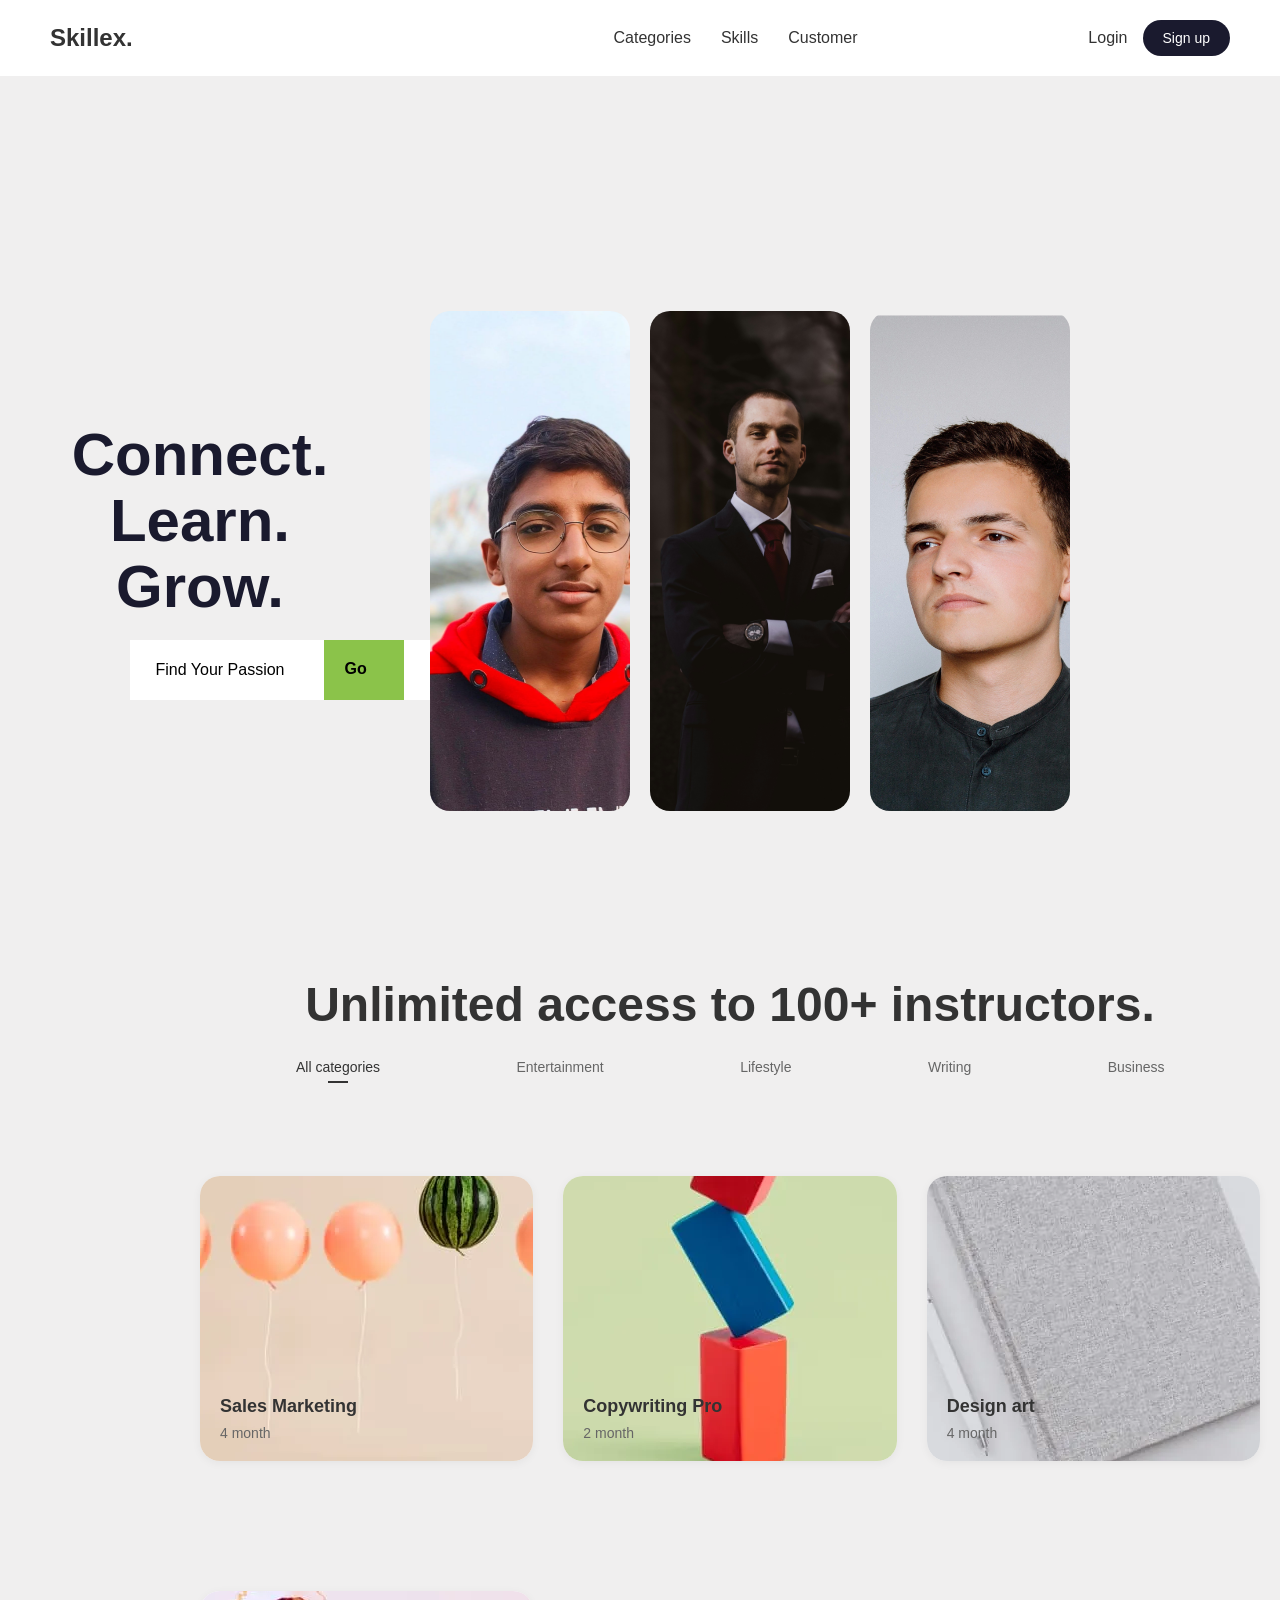
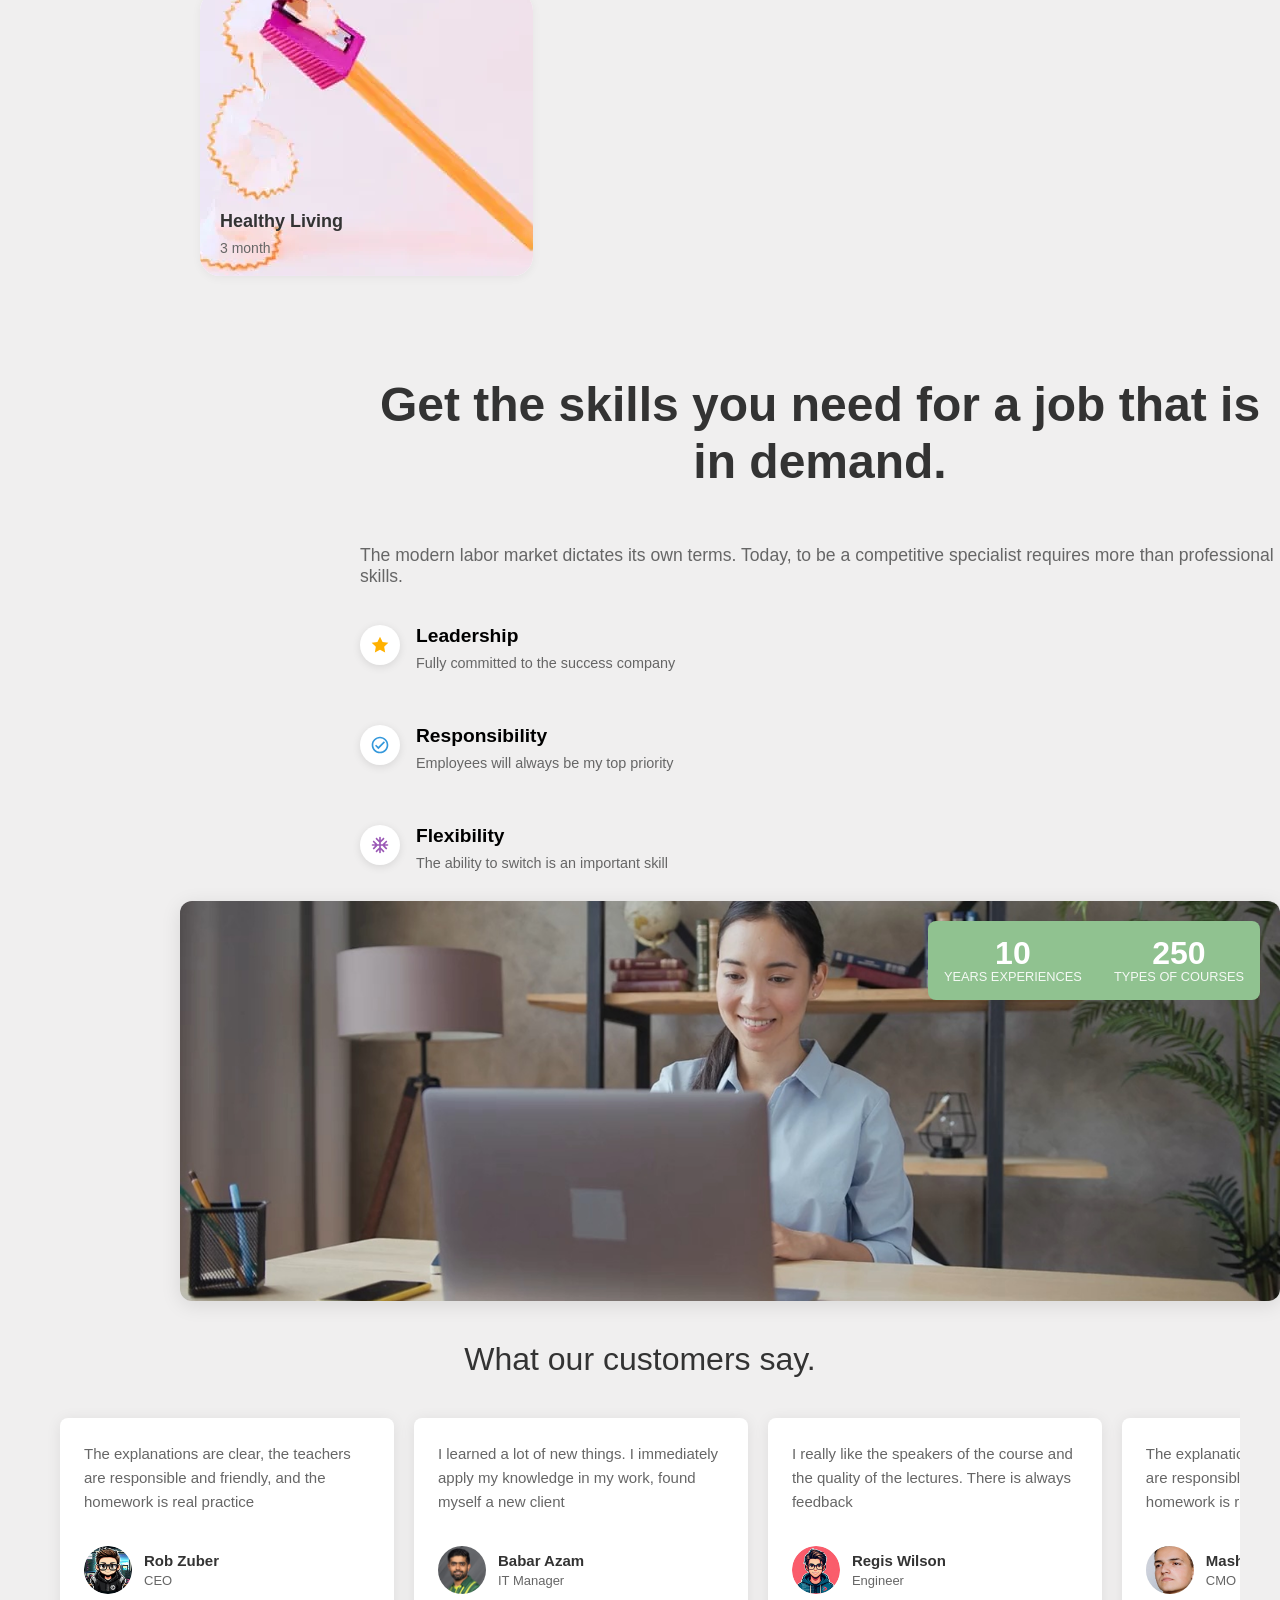
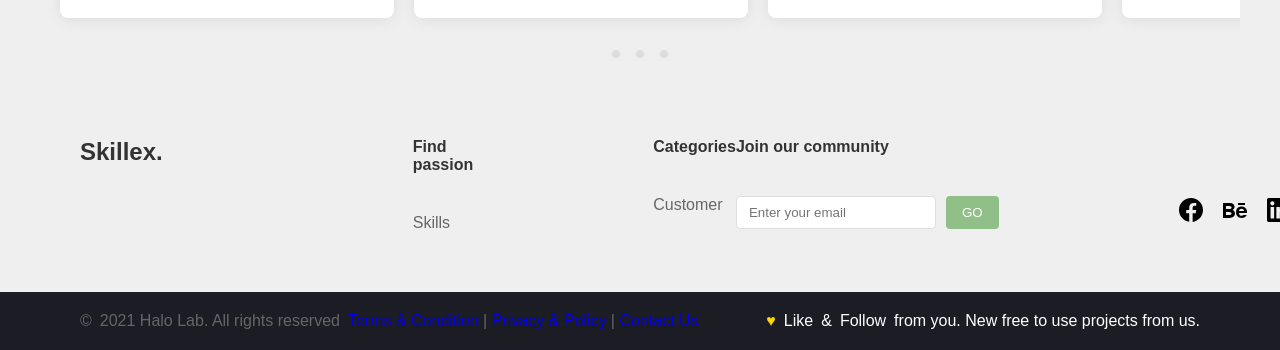
<file: Assignment-2/index.html>
<!DOCTYPE html>
<html lang="en">
<head>
    <meta charset="UTF-8">
    <meta name="viewport" content="width=device-width, initial-scale=1.0">
    <title>Home page</title>
    <link rel="stylesheet" href= "./style.css">
</head>
<body>

    <header>
        <div class="logo">Skillex.</div>
        <nav>
            <ul>
                
                <li><a href="#Categories">Categories</a></li>
                <li><a href="#skills">Skills</a></li>
                <li><a href="#customers">Customer</a></li>
            </ul>
        </nav>
        <div class="auth-buttons">
            <a href="../shalin/Sign in/signIn.html" class="login-btn">Login</a>
            <a href="./Sign up/signUP.html" class="trial-btn">Sign up</a>
        </div>
    </header>

    <div class="hero">
        <div class="hero-text">
            <h1>Connect.<br>Learn.<br>Grow.</h1>
            
            <div class="outer">
                <p>Find Your Passion</p>

                <div class="inner">
                    Go
                </div>
            </div>
        </div>
        
        <div class="image-gallery">
            <div class="gallery-item">
                <img src="./photo/Black and White Minimalistic Simple Resume.jpg" alt="Mentor 1">
                <div class="gallery-overlay">
                    <h3>Web Development</h3>
                    <p>Learn from expert developers</p>
                </div>
            </div>
            <div class="gallery-item">
                <img src="./photo/ali-morshedlou-WMD64tMfc4k-unsplash.jpg" alt="Mentor 2">
                <div class="gallery-overlay">
                    <h3>Digital Marketing</h3>
                    <p>Master online marketing</p>
                </div>
            </div>
            <div class="gallery-item">
                <img src="./photo/mash.jpg.png" alt="Mentor 3">
                <div class="gallery-overlay">
                    <h3>UI/UX Design</h3>
                    <p>Create beautiful interfaces</p>
                </div>
            </div>
        </div>
        
    </div>


    <div class="container" id="Categories">
        <h1>Unlimited access to 100+ instructors.</h1>
        
        <!-- Radio buttons for categories -->
        <input type="radio" name="category" id="all" class="category-input" checked>
        <label for="all" class="category-label">All categories</label>

        <input type="radio" name="category" id="entertainment" class="category-input">
        <label for="entertainment" class="category-label">Entertainment</label>

        <input type="radio" name="category" id="lifestyle" class="category-input">
        <label for="lifestyle" class="category-label">Lifestyle</label>

        <input type="radio" name="category" id="writing" class="category-input">
        <label for="writing" class="category-label">Writing</label>

        <input type="radio" name="category" id="business" class="category-input">
        <label for="business" class="category-label">Business</label>

       

        <div class="courses">
            <!-- Business Category -->
            <div class="course-card business">
                <div class="course-image sales-marketing">
                    <img src="./photo/617fa5505ecb8e2f5f217405_categories_01.webp" alt="Sales Marketing" />
                </div>
                <div class="course-info">
                    <h2 class="course-title">Sales Marketing</h2>
                    <p class="course-duration">4 month</p>
                </div>
            </div>

            
            <!-- Writing Category -->
            <div class="course-card writing">
                <div class="course-image copywriting">
                    <img src="./photo/617fa550a239182daefe2e21_categories_02.webp" alt="Copywriting Pro" />
                </div>
                <div class="course-info">
                    <h2 class="course-title">Copywriting Pro</h2>
                    <p class="course-duration">2 month</p>
                </div>
            </div>

            <!-- Entertainment Category -->
            <div class="course-card entertainment">
                <div class="course-image design-art">
                    <img src="./photo/617fa550c4055a4a51c6d4ff_categories_03.webp" alt="Design art" />
                </div>
                <div class="course-info">
                    <h2 class="course-title">Design art</h2>
                    <p class="course-duration">4 month</p>
                </div>
            </div>

            <!-- Lifestyle Category -->
            <div class="course-card lifestyle">
                <div class="course-image design-art">
                    <img src="./photo/617fa550a23918491cfe2e20_categories_04.webp" alt="Lifestyle Course" />
                </div>
                <div class="course-info">
                    <h2 class="course-title">Healthy Living</h2>
                    <p class="course-duration">3 month</p>
                </div>
            </div>

            
        </div>
    </div>


    <div class="container" id="skills">
        <div class="left-section">
            <h1>Get the skills you need for a job that is in demand.</h1>
            <p class="subtitle">The modern labor market dictates its own terms. Today, to be a competitive specialist requires more than professional skills.</p>
            
            <div class="skills-list">
                <div class="skill-item">
                    <div class="skill-icon">
                        <svg class="leadership-icon" viewBox="0 0 24 24" fill="currentColor">
                            <path d="M12 2L15.09 8.26L22 9.27L17 14.14L18.18 21.02L12 17.77L5.82 21.02L7 14.14L2 9.27L8.91 8.26L12 2Z"/>
                        </svg>
                    </div>
                    <div class="skill-content">
                        <h3>Leadership</h3>
                        <p>Fully committed to the success company</p>
                    </div>
                </div>

                <div class="skill-item">
                    <div class="skill-icon">
                        <svg class="responsibility-icon" viewBox="0 0 24 24" fill="currentColor">
                            <path d="M12 2C6.48 2 2 6.48 2 12s4.48 10 10 10 10-4.48 10-10S17.52 2 12 2zm0 18c-4.41 0-8-3.59-8-8s3.59-8 8-8 8 3.59 8 8-3.59 8-8 8zm4.59-12.42L10 14.17l-2.59-2.58L6 13l4 4 8-8z"/>
                        </svg>
                    </div>
                    <div class="skill-content">
                        <h3>Responsibility</h3>
                        <p>Employees will always be my top priority</p>
                    </div>
                </div>

                <div class="skill-item">
                    <div class="skill-icon">
                        <svg class="flexibility-icon" viewBox="0 0 24 24" fill="currentColor">
                            <path d="M21 11h-3.17l2.54-2.54c.39-.39.39-1.02 0-1.41-.39-.39-1.03-.39-1.42 0L15 11h-2V9l3.95-3.95c.39-.39.39-1.03 0-1.42-.39-.39-1.02-.39-1.41 0L13 6.17V3c0-.55-.45-1-1-1s-1 .45-1 1v3.17L8.46 3.63c-.39-.39-1.02-.39-1.41 0-.39.39-.39 1.03 0 1.42L11 9v2H9L5.05 7.05c-.39-.39-1.03-.39-1.42 0-.39.39-.39 1.02 0 1.41L6.17 11H3c-.55 0-1 .45-1 1s.45 1 1 1h3.17l-2.54 2.54c-.39.39-.39 1.02 0 1.41.39.39 1.03.39 1.42 0L9 13h2v2l-3.95 3.95c-.39.39-.39 1.03 0 1.42.39.39 1.02.39 1.41 0L11 17.83V21c0 .55.45 1 1 1s1-.45 1-1v-3.17l2.54 2.54c.39.39 1.02.39 1.41 0 .39-.39.39-1.03 0-1.42L13 15v-2h2l3.95 3.95c.39.39 1.03.39 1.42 0 .39-.39.39-1.02 0-1.41L17.83 13H21c.55 0 1-.45 1-1s-.45-1-1-1z"/>
                        </svg>
                    </div>
                    <div class="skill-content">
                        <h3>Flexibility</h3>
                        <p>The ability to switch is an important skill</p>
                    </div>
                </div>
            </div>
        </div>

        <div class="right-section">
            <div class="stats-banner">
                <div class="stat">
                    <div class="stat-number">10</div>
                    <div class="stat-label">YEARS EXPERIENCES</div>
                </div>
                <div class="stat">
                    <div class="stat-number">250</div>
                    <div class="stat-label">TYPES OF COURSES</div>
                </div>
            </div>
            
            <div class="image-container">
                <img src="./photo/image.png" alt="Woman working on laptop">
            </div>
        </div>
    </div>

      <!-- testimoniyal -->

      <section class="testimonial-section" id="customers">
        <h2 class="section-title">What our customers say.</h2>
        
        <div class="testimonial-wrapper">
            <div class="testimonial-track">
                <!-- Card 1 -->
                <div class="testimonial-card">
                    <div class="testimonial-content">
                        The explanations are clear, the teachers are responsible and friendly, and the homework is real practice
                    </div>
                    <div class="testimonial-author">
                        <div class="author-image">
                            <img src="./photo/sidharth.jpg.png" alt="Rob Zuber">
                        </div>
                        <div class="author-info">
                            <span class="author-name">Rob Zuber</span>
                            <span class="author-title">CEO</span>
                        </div>
                    </div>
                </div>

                <!-- Card 2 -->
                

                <div class="testimonial-card">
                    <div class="testimonial-content">
                        I learned a lot of new things. I immediately apply my knowledge in my work, found myself a new client
                    </div>
                    <div class="testimonial-author">
                        <div class="author-image">
                            <img src="./photo/5601.webp" alt="megan">
                        </div>
                        <div class="author-info">
                            <span class="author-name">Babar Azam</span>
                            <span class="author-title">IT Manager</span>
                        </div>
                    </div>
                </div>

                <!-- Card 3 -->
                <div class="testimonial-card">
                    <div class="testimonial-content">
                        I really like the speakers of the course and the quality of the lectures. There is always feedback
                    </div>
                    <div class="testimonial-author">
                        <div class="author-image">
                            <img src="./photo/miller.jpg.png" alt="Regis Wilson">
                        </div>
                        <div class="author-info">
                            <span class="author-name">Regis Wilson</span>
                            <span class="author-title">Engineer</span>
                        </div>
                    </div>
                </div>

                <!-- Duplicate cards for infinite loop -->
                <div class="testimonial-card">
                    <div class="testimonial-content">
                        The explanations are clear, the teachers are responsible and friendly, and the homework is real practice
                    </div>
                    <div class="testimonial-author">
                        <div class="author-image">
                            <img src="./photo/mash.jpg.png" alt="mash">
                        </div>
                        <div class="author-info">
                            <span class="author-name">Mash Shah</span>
                            <span class="author-title">CMO</span>
                        </div>
                    </div>
                </div>

                <div class="testimonial-card">
                    <div class="testimonial-content">
                        I learned a lot of new things. I immediately apply my knowledge in my work, found myself a new client
                    </div>
                    <div class="testimonial-author">
                        <div class="author-image">
                            <img src="./photo/Divyank.jpg.png" alt="Melanie Pickett">
                        </div>
                        <div class="author-info">
                            <span class="author-name">Melanie Pickett</span>
                            <span class="author-title">IT Manager</span>
                        </div>
                    </div>
                </div>

                <div class="testimonial-card">
                    <div class="testimonial-content">
                        I really like the speakers of the course and the quality of the lectures. There is always feedback
                    </div>
                    <div class="testimonial-author">
                        <div class="author-image">
                            <img src="./photo/ali-morshedlou-WMD64tMfc4k-unsplash.jpg" alt="ali">
                        </div>
                        <div class="author-info">
                            <span class="author-name">ali Wilson</span>
                            <span class="author-title">Engineer</span>
                        </div>
                    </div>
                </div>
            </div>
        </div>

        <div class="slider-nav">
            <span class="nav-dot"></span>
            <span class="nav-dot"></span>
            <span class="nav-dot"></span>
        </div>
    </section>
    
    <!-- footer section -->

    <footer>
        <div class="footer-container">
            
            <div class="logo">Skillex.</div>
            <div class="nav-links">
                <div class="nav-column1">
                    <span class="nav-title">Find passion</span>
                    <a href="#" class="nav-item">Skills</a>
                </div>
                
                <div class="nav-column">
                    <span class="nav-title">Categories</span>
                    <a href="#" class="nav-item">Customer</a>
                </div>
            </div>
            
            <div class="join-section">
                <div class="nav-title">Join our community</div>
                <div class="email-container">
                    <input type="email" class="email-input" placeholder="Enter your email">
                    <button class="go-button">GO</button>
                </div>
            </div>
            <div class="left-section">
               
                <div class="social-links">
                    <a href="#" class="social-link facebook"></a>
                    <a href="#" class="social-link behance"></a>
                    <a href="#" class="social-link linkedin"></a>
                    <a href="#" class="social-link instagram"></a>
                    <a href="#" class="social-link dribbble"></a>
                </div>
            </div>
        </div>
        
        <div class="bottom-footer">
            <div class="copyright">
                <span>©</span>
                <span>2021 Halo Lab. All rights reserved</span>
                <span> <a href="./terms/terms.html">Terms & Condition</a> | <a href="./pivarcy/condition.html">Privacy & Policy</a> | <a href="./ContactUs/contactUs.html">Contact Us</a></span>
            </div>
            
            
            <div class="like-follow">
                <span class="heart">♥</span>
                <span>Like</span>
                <span>&</span>
                <span>Follow</span>
                <span>from you. New free to use projects from us.</span>

            </div>
        </div>
    </footer>
</body>
</html>
</file>
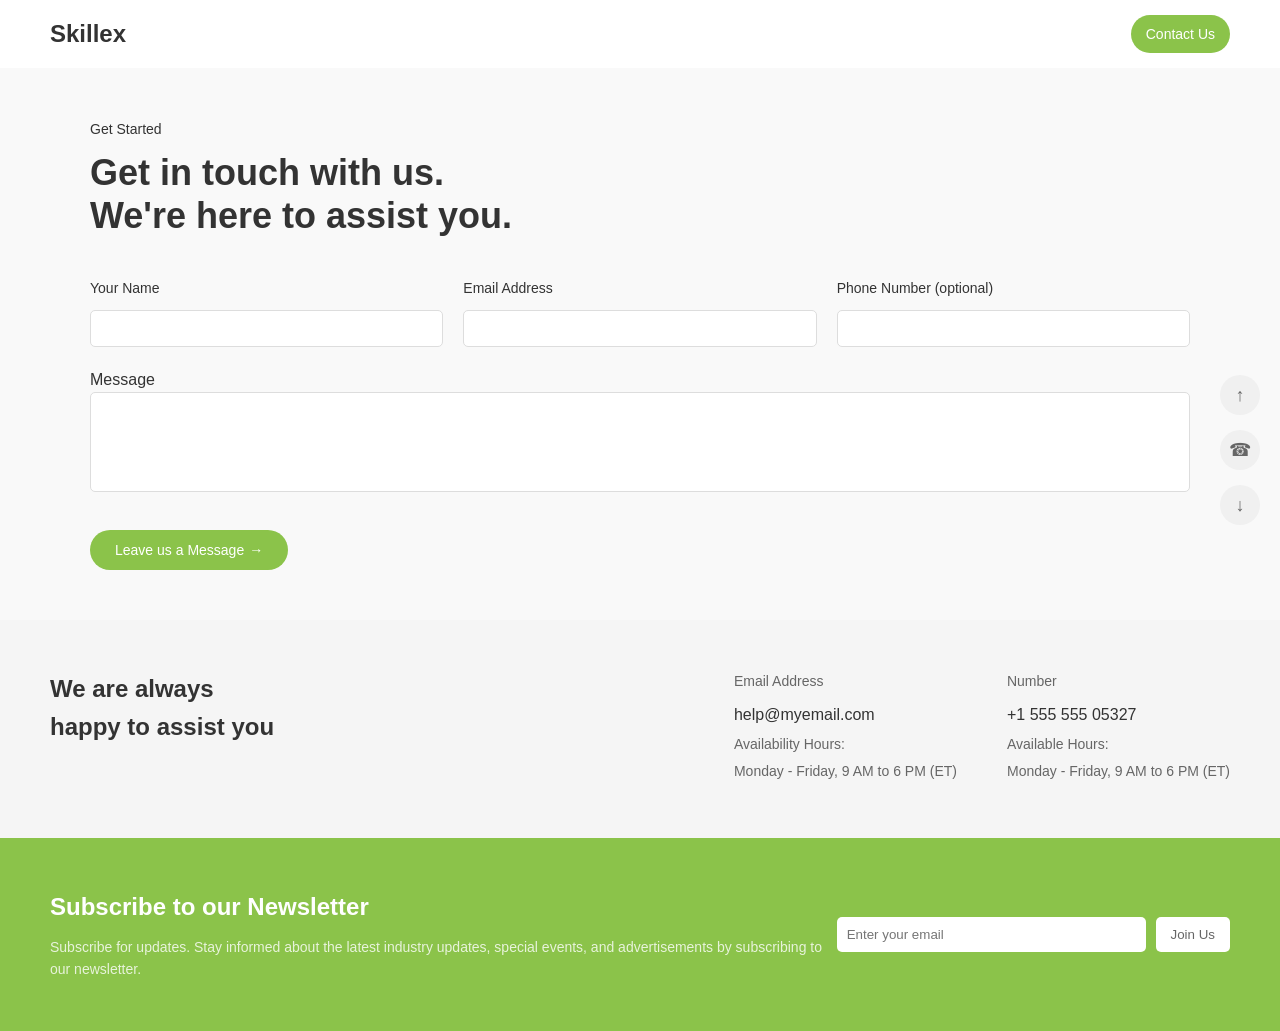
<file: Assignment-2/ContactUs/contactUs.html>
<!DOCTYPE html>
<html lang="en">
<head>
    <meta charset="UTF-8">
    <meta name="viewport" content="width=device-width, initial-scale=1.0">
    <title>contact Us</title>
    <link rel="stylesheet" href="./contactUs.css">
</head>
<body>
    
    <header>
        <div class="logo">Skillex</div>
        <a href="#" class="contact-btn">Contact Us</a>
    </header>
    
    <!-- Main Content -->
    <div class="main-section">
        <div class="get-started">Get Started</div>
        <h1>Get in touch with us.<br>We're here to assist you.</h1>
        
        <!-- Contact Form -->
        <form>
            <div class="contact-form">
                <div class="form-group">
                    <label for="name">Your Name</label>
                    <input type="text" id="name" required>
                </div>
                <div class="form-group">
                    <label for="email">Email Address</label>
                    <input type="email" id="email" required>
                </div>
                <div class="form-group">
                    <label for="phone">Phone Number (optional)</label>
                    <input type="tel" id="phone">
                </div>
                <div class="message-area">
                    <label for="message">Message</label>
                    <textarea id="message" required></textarea>
                </div>
            </div>
            
            <button type="submit" class="submit-btn">
                Leave us a Message
                <span>→</span>
            </button>
        </form>
    </div>
    
    <!-- Information Section -->
    <div class="info-section">
        <div class="contact-info">
            <div class="info-text">
                <h2>We are always<br>happy to assist you</h2>
            </div>
            <div class="info-details">
                <div class="info-col">
                    <h3>Email Address</h3>
                    <p>help@myemail.com</p>
                    <p class="hours">Availability Hours:</p>
                    <p class="hours">Monday - Friday, 9 AM to 6 PM (ET)</p>
                </div>
                <div class="info-col">
                    <h3>Number</h3>
                    <p>+1 555 555 05327</p>
                    <p class="hours">Available Hours:</p>
                    <p class="hours">Monday - Friday, 9 AM to 6 PM (ET)</p>
                </div>
            </div>
        </div>
    </div>
    
    <!-- Newsletter Section -->
    <div class="newsletter-section">
        <div class="newsletter-content">
            <div class="newsletter-text">
                <h2>Subscribe to our Newsletter</h2>
                <p>Subscribe for updates. Stay informed about the latest industry updates, special events, and advertisements by subscribing to our newsletter.</p>
            </div>
            <div class="newsletter-form">
                <input type="email" placeholder="Enter your email">
                <button type="submit">Join Us</button>
            </div>
        </div>
    </div>
    
    <!-- Social Icons -->
    <div class="social-icons">
        <a href="#" class="social-icon">↑</a>
        <a href="#" class="social-icon">☎</a>
        <a href="#" class="social-icon">↓</a>
    </div>
</body>
</html>
</file>
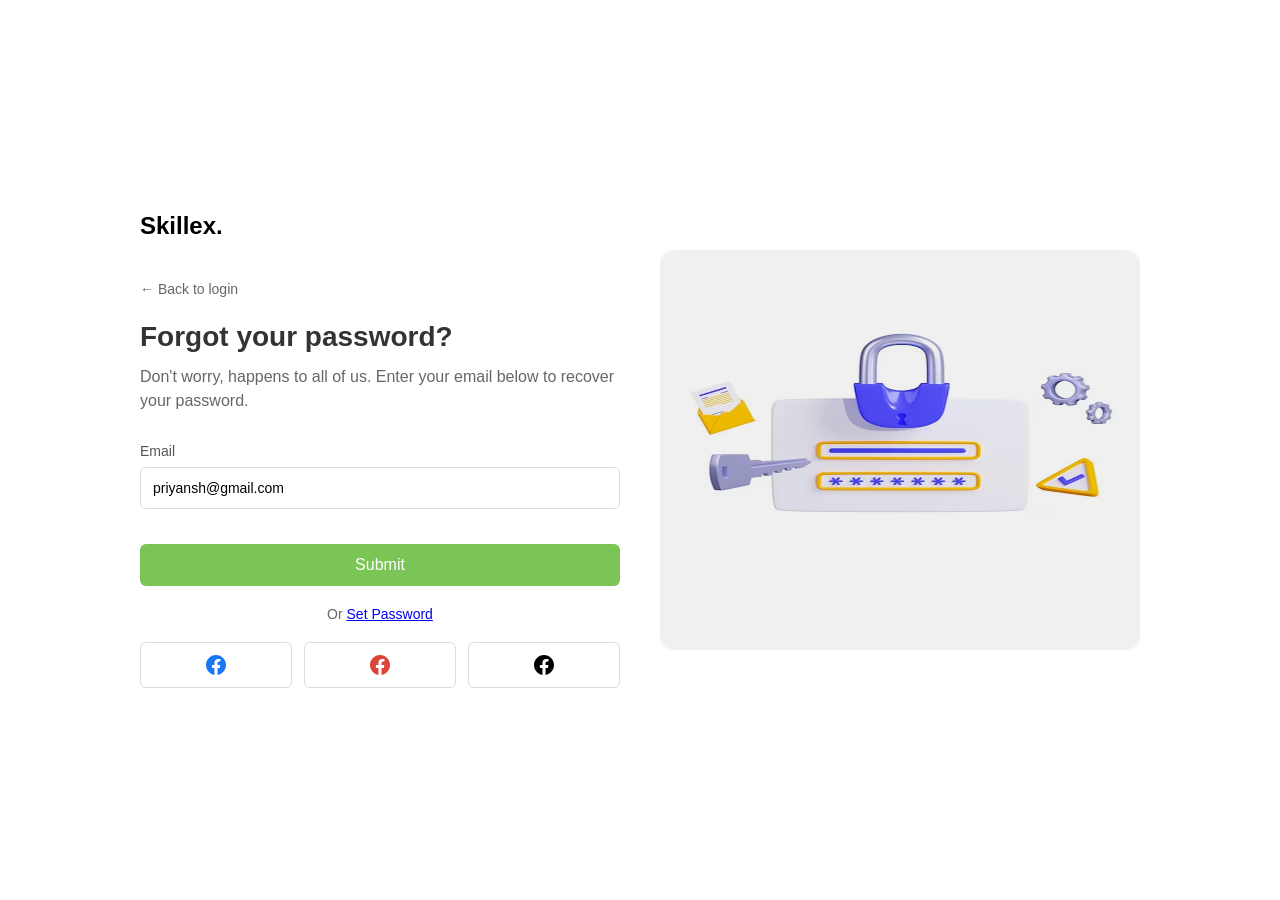
<file: Assignment-2/forgotPassword/forgotPassword.html>
<!DOCTYPE html>
<html lang="en">
<head>
    <meta charset="UTF-8">
    <meta name="viewport" content="width=device-width, initial-scale=1.0">
    <title>Forgot Password</title>
    <link rel="stylesheet" href="./forgotPassword.css">
</head>
<body>
    <div class="container">
        <div class="form-section">
            <div class="logo">Skillex.</div>
            <a href="#" class="back-link">← Back to login</a>
            <h1>Forgot your password?</h1>
            <p class="subtitle">Don't worry, happens to all of us. Enter your email below to recover your password.</p>
            
            <form>
                <div class="form-group">
                    <label>Email</label>
                    <input type="email" value="priyansh@gmail.com" required>
                </div>

                <a href="../veryfyOtp/veryfyotp.html"> <button type="submit" class="submit-btn"> <a class="otp" href="../veryfyOtp/veryfyotp.html">Submit</a></button> 
            </form>

            <div class="or-divider">Or <a href="../setPassword/setpassword.html"> Set Password</a></div>

            <div class="social-buttons">
                <button class="social-btn">
                    <svg width="24" height="24" viewBox="0 0 24 24" fill="#1877F2">
                        <path d="M12 2C6.477 2 2 6.477 2 12c0 4.991 3.657 9.128 8.438 9.879V14.89h-2.54V12h2.54V9.797c0-2.506 1.492-3.89 3.777-3.89 1.094 0 2.238.195 2.238.195v2.46h-1.26c-1.243 0-1.63.771-1.63 1.562V12h2.773l-.443 2.89h-2.33v6.989C18.343 21.129 22 16.99 22 12c0-5.523-4.477-10-10-10z"/>
                    </svg>
                </button>
                <button class="social-btn">
                    <svg width="24" height="24" viewBox="0 0 24 24">
                        <path d="M12 2C6.477 2 2 6.477 2 12c0 4.991 3.657 9.128 8.438 9.879V14.89h-2.54V12h2.54V9.797c0-2.506 1.492-3.89 3.777-3.89 1.094 0 2.238.195 2.238.195v2.46h-1.26c-1.243 0-1.63.771-1.63 1.562V12h2.773l-.443 2.89h-2.33v6.989C18.343 21.129 22 16.99 22 12c0-5.523-4.477-10-10-10z" fill="#DB4437"/>
                    </svg>
                </button>
                <button class="social-btn">
                    <svg width="24" height="24" viewBox="0 0 24 24">
                        <path d="M12 2C6.477 2 2 6.477 2 12c0 4.991 3.657 9.128 8.438 9.879V14.89h-2.54V12h2.54V9.797c0-2.506 1.492-3.89 3.777-3.89 1.094 0 2.238.195 2.238.195v2.46h-1.26c-1.243 0-1.63.771-1.63 1.562V12h2.773l-.443 2.89h-2.33v6.989C18.343 21.129 22 16.99 22 12c0-5.523-4.477-10-10-10z" fill="#000000"/>
                    </svg>
                </button>
            </div>
        </div>
        
        <div class="image-section">
            <img src="../photo/forgot password.png" alt="Security illustration" class="placeholder-image">
        </div>
    </div>
</body>
</html>
</file>
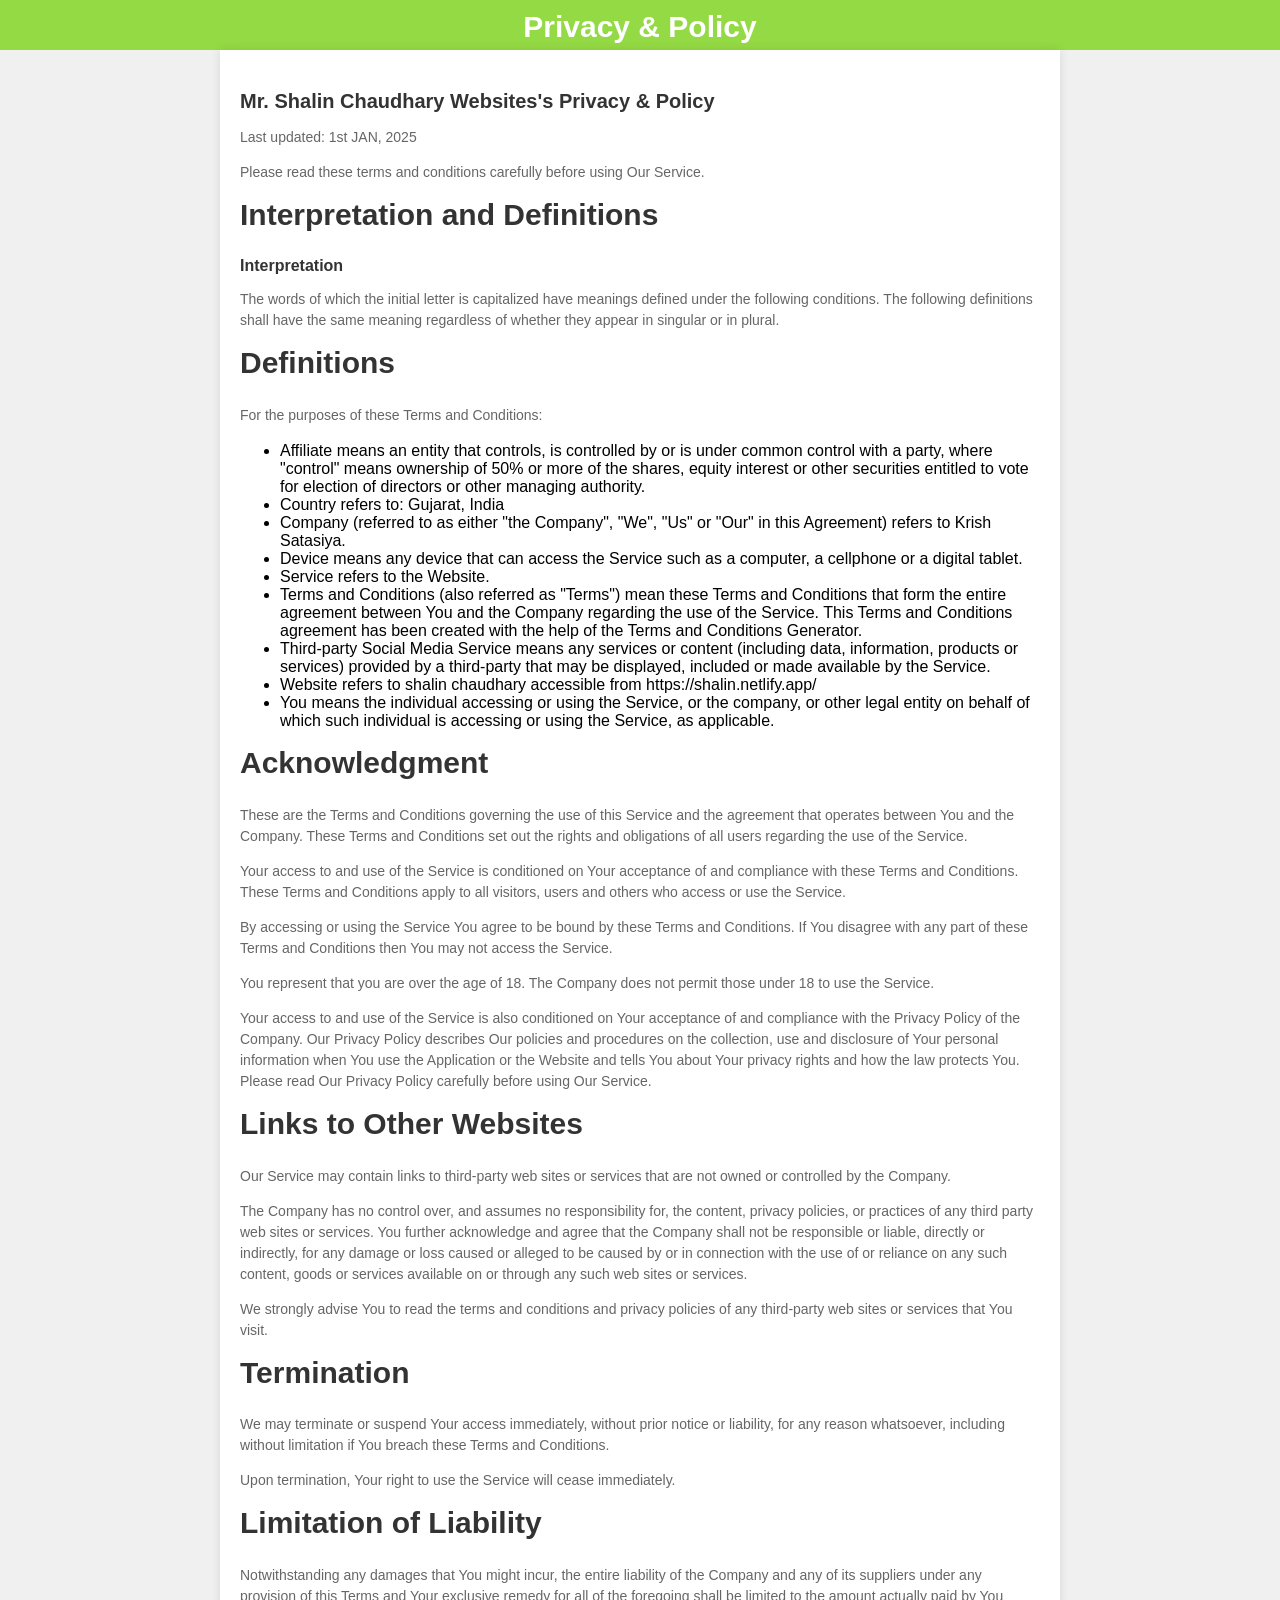
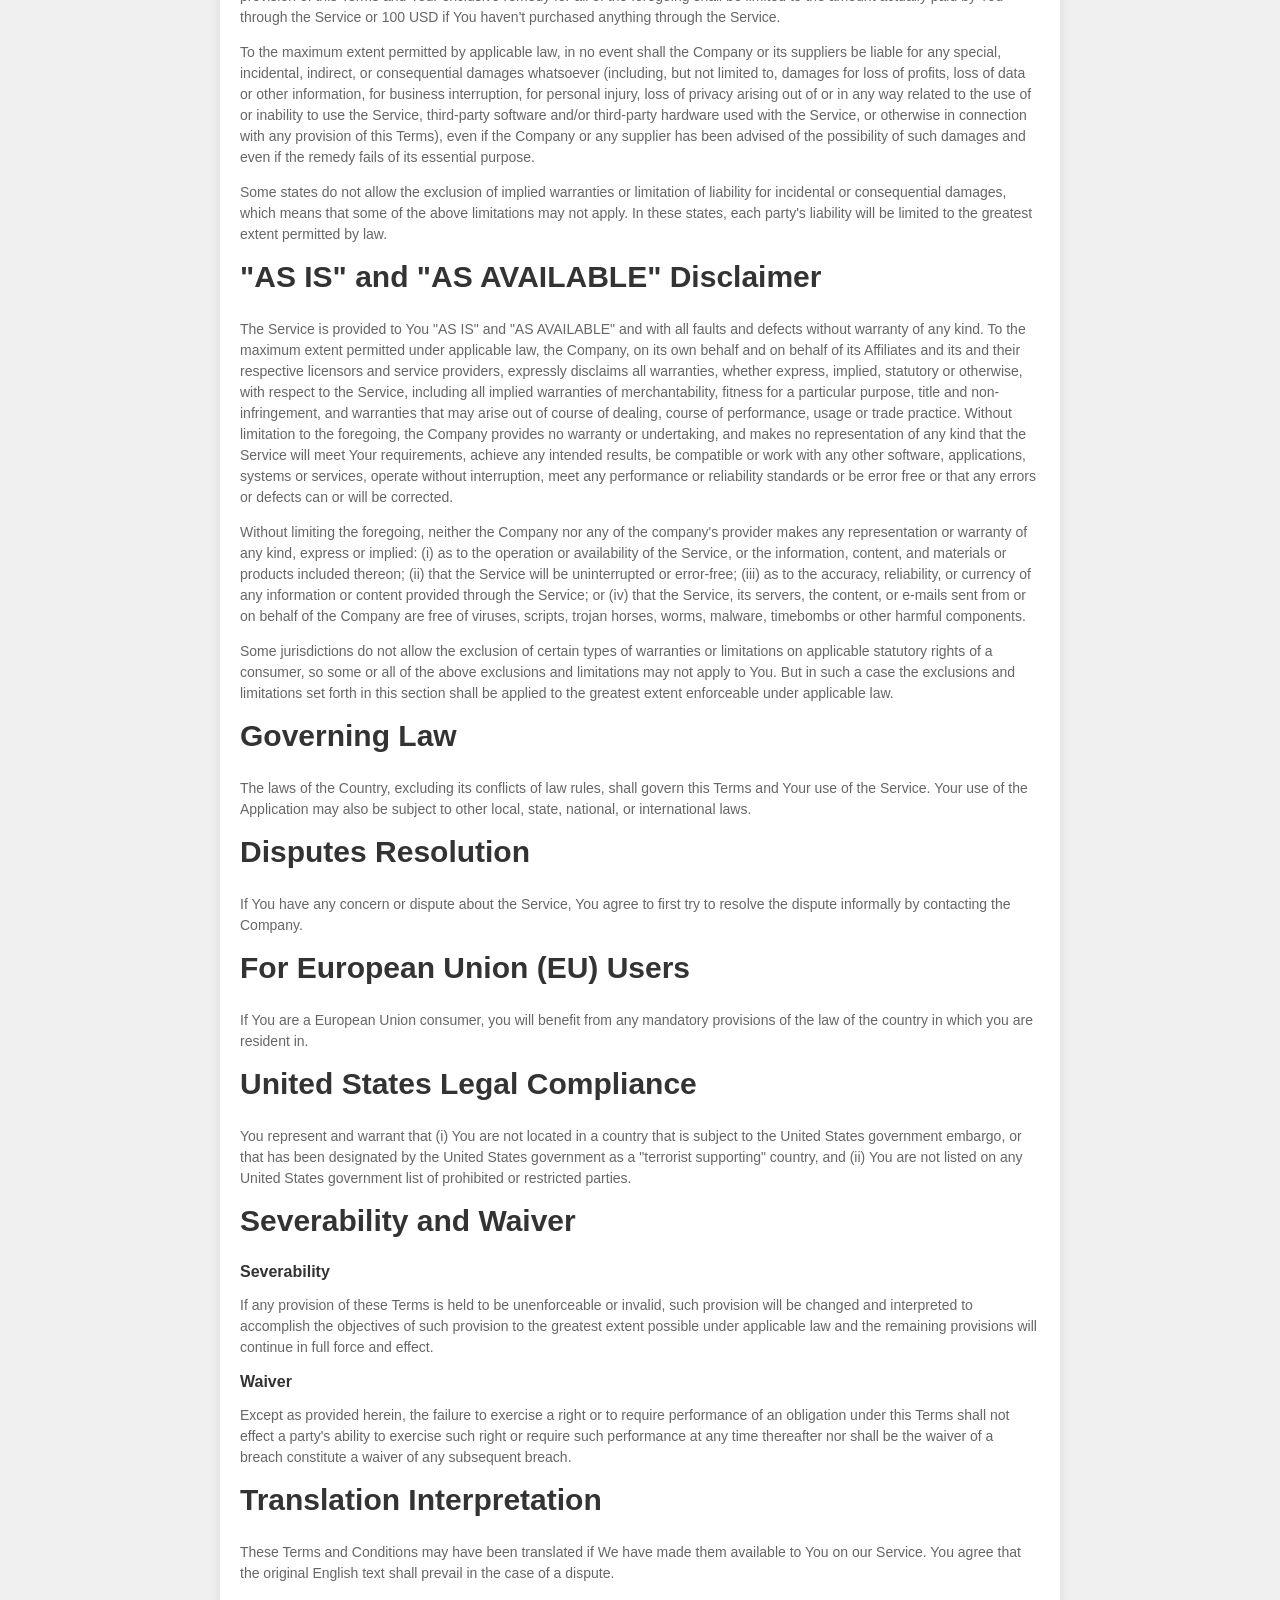
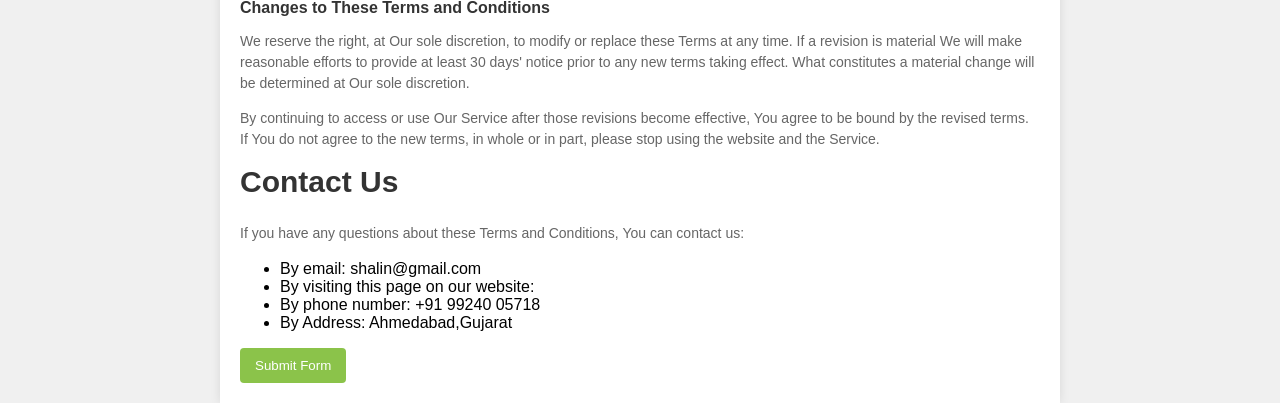
<file: Assignment-2/pivarcy/condition.html>
<!DOCTYPE html>
<html lang="en">
<head>
    <meta charset="UTF-8">
    <meta name="viewport" content="width=device-width, initial-scale=1.0">
    <title>Privacy & Policy</title>
    <link rel="stylesheet" href="./condition.css">
</head>
<body>
    <div class="header">
        <h1>Privacy & Policy</h1>
    </div>
    <div class="container">
        
        
         <h1>Mr. Shalin Chaudhary Websites's Privacy & Policy </h1>

         <p>Last updated:  1st JAN, 2025</p>
          <p>Please read these terms and conditions carefully before using Our Service.</p>

          <h2 class="point">Interpretation and Definitions</h2>

          <h2>Interpretation</h2>
          <p>The words of which the initial letter is capitalized have meanings defined under the following conditions. The following
            definitions shall have the same meaning regardless of whether they appear in singular or in plural.</p>

            <h2 class="point">Definitions</h2>
            <p>For the purposes of these Terms and Conditions:</p>


            <ul>
               <li>Affiliate means an entity that controls, is controlled by or is under common control with a party, where "control"
                means ownership of 50% or more of the shares, equity interest or other securities entitled to vote for election of
                directors or other managing authority.</li>
               <li>Country refers to: Gujarat, India</li>
               <li>Company (referred to as either "the Company", "We", "Us" or "Our" in this Agreement) refers to Krish Satasiya.</li>
               <li>Device means any device that can access the Service such as a computer, a cellphone or a digital tablet.</li>
               <li>Service refers to the Website.</li>
               <li>Terms and Conditions (also referred as "Terms") mean these Terms and Conditions that form the entire
                agreement between You and the Company regarding the use of the Service. This Terms and Conditions
                agreement has been created with the help of the Terms and Conditions Generator.</li>
               <li>Third-party Social Media Service means any services or content (including data, information, products or
                services) provided by a third-party that may be displayed, included or made available by the Service.</li>
               <li>Website refers to shalin chaudhary accessible from https://shalin.netlify.app/</li>
               <li>You means the individual accessing or using the Service, or the company, or other legal entity on behalf of which
                such individual is accessing or using the Service, as applicable.</li>
            </ul>

            <h2 class="point">Acknowledgment</h2>
            <p>These are the Terms and Conditions governing the use of this Service and the agreement that operates between You
                and the Company. These Terms and Conditions set out the rights and obligations of all users regarding the use of the
                Service.</p>
             <p>Your access to and use of the Service is conditioned on Your acceptance of and compliance with these Terms and
                Conditions. These Terms and Conditions apply to all visitors, users and others who access or use the Service.</p>
            
            <p>
                By accessing or using the Service You agree to be bound by these Terms and Conditions. If You disagree with any part of
these Terms and Conditions then You may not access the Service.
            </p>

            <p>
                You represent that you are over the age of 18. The Company does not permit those under 18 to use the Service.
            </p>

            <p>
                Your access to and use of the Service is also conditioned on Your acceptance of and compliance with the Privacy Policy
of the Company. Our Privacy Policy describes Our policies and procedures on the collection, use and disclosure of Your
personal information when You use the Application or the Website and tells You about Your privacy rights and how the
law protects You. Please read Our Privacy Policy carefully before using Our Service.
            </p>

            <h2 class="point">Links to Other Websites</h2>
            <p>Our Service may contain links to third-party web sites or services that are not owned or controlled by the Company.</p>

            <p>The Company has no control over, and assumes no responsibility for, the content, privacy policies, or practices of any
                third party web sites or services. You further acknowledge and agree that the Company shall not be responsible or
                liable, directly or indirectly, for any damage or loss caused or alleged to be caused by or in connection with the use of or
                reliance on any such content, goods or services available on or through any such web sites or services.</p>

            <p>We strongly advise You to read the terms and conditions and privacy policies of any third-party web sites or services
                that You visit.</p>
            <h2 class="point">Termination</h2>
            <p>We may terminate or suspend Your access immediately, without prior notice or liability, for any reason whatsoever,
                including without limitation if You breach these Terms and Conditions.</p>
            <p>Upon termination, Your right to use the Service will cease immediately.</p>

            <h2 class="point">Limitation of Liability</h2>
            <p>Notwithstanding any damages that You might incur, the entire liability of the Company and any of its suppliers under
                any provision of this Terms and Your exclusive remedy for all of the foregoing shall be limited to the amount actually
                paid by You through the Service or 100 USD if You haven't purchased anything through the Service.</p>

            <p>To the maximum extent permitted by applicable law, in no event shall the Company or its suppliers be liable for any
                special, incidental, indirect, or consequential damages whatsoever (including, but not limited to, damages for loss of
                profits, loss of data or other information, for business interruption, for personal injury, loss of privacy arising out of or in
                any way related to the use of or inability to use the Service, third-party software and/or third-party hardware used with
                the Service, or otherwise in connection with any provision of this Terms), even if the Company or any supplier has been
                advised of the possibility of such damages and even if the remedy fails of its essential purpose.</p>
            

            <p>Some states do not allow the exclusion of implied warranties or limitation of liability for incidental or consequential
                damages, which means that some of the above limitations may not apply. In these states, each party's liability will be
                limited to the greatest extent permitted by law.</p>

            <h2 class="point">"AS IS" and "AS AVAILABLE" Disclaimer</h2>
            <p>The Service is provided to You "AS IS" and "AS AVAILABLE" and with all faults and defects without warranty of any kind.
                To the maximum extent permitted under applicable law, the Company, on its own behalf and on behalf of its Affiliates
                and its and their respective licensors and service providers, expressly disclaims all warranties, whether express, implied,
                statutory or otherwise, with respect to the Service, including all implied warranties of merchantability, fitness for a
                particular purpose, title and non-infringement, and warranties that may arise out of course of dealing, course of
                performance, usage or trade practice. Without limitation to the foregoing, the Company provides no warranty or
                undertaking, and makes no representation of any kind that the Service will meet Your requirements, achieve any
                intended results, be compatible or work with any other software, applications, systems or services, operate without
                interruption, meet any performance or reliability standards or be error free or that any errors or defects can or will be
                corrected.</p>
                <p>Without limiting the foregoing, neither the Company nor any of the company's provider makes any representation or
                    warranty of any kind, express or implied: (i) as to the operation or availability of the Service, or the information, content,
                    and materials or products included thereon; (ii) that the Service will be uninterrupted or error-free; (iii) as to the
                    accuracy, reliability, or currency of any information or content provided through the Service; or (iv) that the Service, its
                    servers, the content, or e-mails sent from or on behalf of the Company are free of viruses, scripts, trojan horses, worms,
                    malware, timebombs or other harmful components.</p>
                <p>Some jurisdictions do not allow the exclusion of certain types of warranties or limitations on applicable statutory rights
                    of a consumer, so some or all of the above exclusions and limitations may not apply to You. But in such a case the
                    exclusions and limitations set forth in this section shall be applied to the greatest extent enforceable under applicable
                    law.</p>

                <h2 class="point">Governing Law</h2>
                <p>The laws of the Country, excluding its conflicts of law rules, shall govern this Terms and Your use of the Service. Your use
                    of the Application may also be subject to other local, state, national, or international laws.</p>

                <h2 class="point">Disputes Resolution</h2>
                <p>If You have any concern or dispute about the Service, You agree to first try to resolve the dispute informally by
                    contacting the Company.</p>
                <h2 class="point">For European Union (EU) Users</h2>
                <p>If You are a European Union consumer, you will benefit from any mandatory provisions of the law of the country in which
                    you are resident in.</p>
                <h2 class="point">United States Legal Compliance</h2>
                <p>You represent and warrant that (i) You are not located in a country that is subject to the United States government
                    embargo, or that has been designated by the United States government as a "terrorist supporting" country, and (ii) You
                    are not listed on any United States government list of prohibited or restricted parties.</p>

                <h2 class="point">Severability and Waiver</h2>
                <h2>Severability</h2>
                <p>If any provision of these Terms is held to be unenforceable or invalid, such provision will be changed and interpreted to
                    accomplish the objectives of such provision to the greatest extent possible under applicable law and the remaining
                    provisions will continue in full force and effect.</p>
                <h2>Waiver</h2>
                <p>Except as provided herein, the failure to exercise a right or to require performance of an obligation under this Terms
                    shall not effect a party's ability to exercise such right or require such performance at any time thereafter nor shall be the
                    waiver of a breach constitute a waiver of any subsequent breach.</p>

                <h2 class="point">Translation Interpretation</h2>
                <p>
                    These Terms and Conditions may have been translated if We have made them available to You on our Service. You
agree that the original English text shall prevail in the case of a dispute.
                </p>
                <h2 clas="point">Changes to These Terms and Conditions</h2>
                <p>We reserve the right, at Our sole discretion, to modify or replace these Terms at any time. If a revision is material We will
                    make reasonable efforts to provide at least 30 days' notice prior to any new terms taking effect. What constitutes a
                    material change will be determined at Our sole discretion.</p>
                <p>By continuing to access or use Our Service after those revisions become effective, You agree to be bound by the revised
                    terms. If You do not agree to the new terms, in whole or in part, please stop using the website and the Service.</p>
                
                <h2 class="point">Contact Us</h2>
                <p>If you have any questions about these Terms and Conditions, You can contact us:</p>
                <ul>

                    <li>By email: shalin@gmail.com</li>
                    <li>By visiting this page on our website: <a href="../ContactUs/contactUs.html"></a></li>
                    <li>By phone number: +91 99240 05718</li>
                    <li>By Address: Ahmedabad,Gujarat</li>
                </ul>
        <button type="submit">Submit Form</button>
    </div>


</body>
</html>
</file>
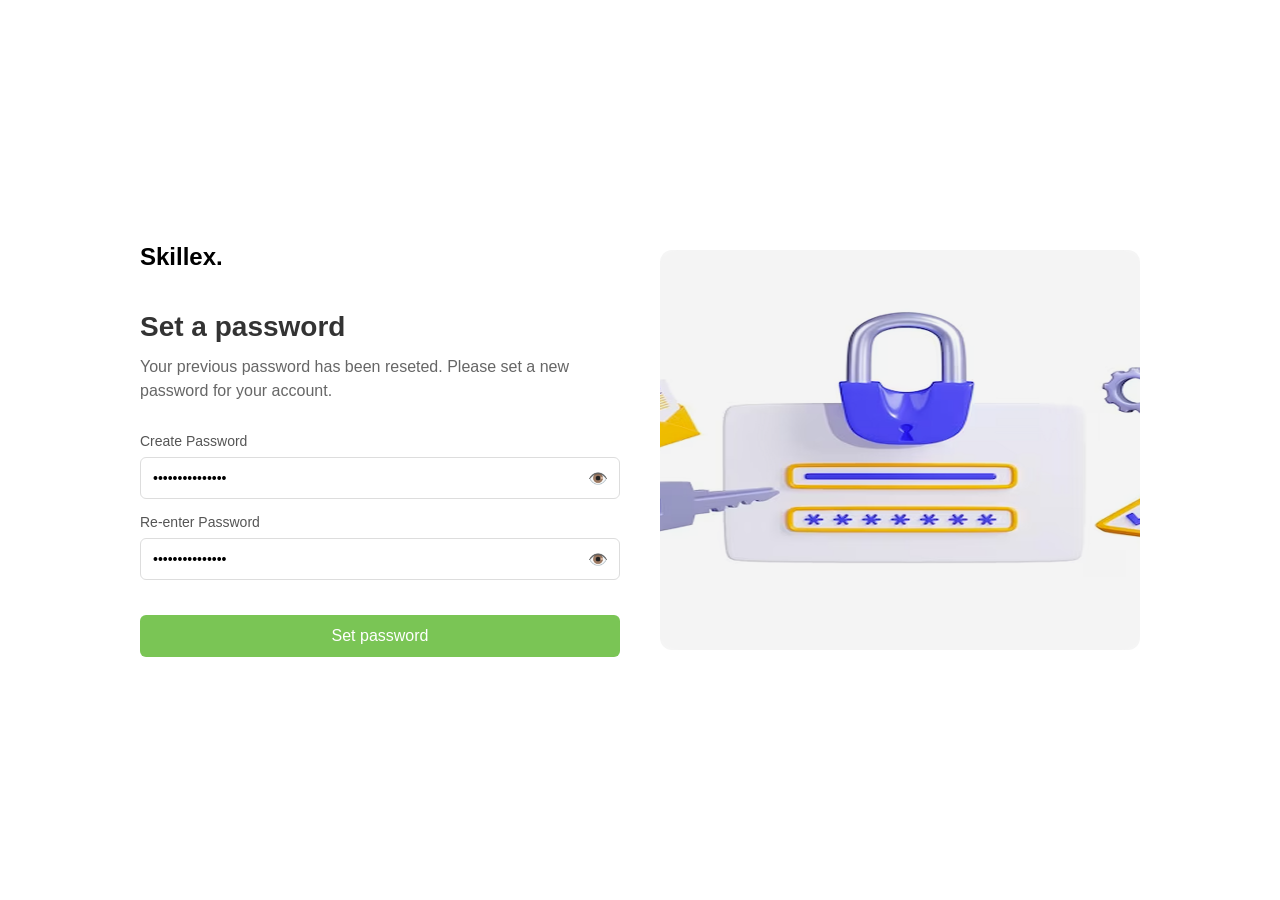
<file: Assignment-2/setPassword/setpassword.html>
<!DOCTYPE html>
<html lang="en">
<head>
    <meta charset="UTF-8">
    <meta name="viewport" content="width=device-width, initial-scale=1.0">
    <title>Set Password</title>
    <link rel="stylesheet" href="./setpassword.css">
</head>
<body>

    <div class="container">
        <div class="form-section">
            <div class="logo">Skillex.</div>
            <h1>Set a password</h1>
            <p class="subtitle">Your previous password has been reseted. Please set a new password for your account.</p>
            
            <form>
                <div class="form-group">
                    <label>Create Password</label>
                    <div class="password-input">
                        <input type="password" value="77B8BMEX@#H&SK_">
                        <span class="eye-icon">👁️</span>
                    </div>
                </div>
                
                <div class="form-group">
                    <label>Re-enter Password</label>
                    <div class="password-input">
                        <input type="password" value="77B8BMEX@#H&SK_">
                        <span class="eye-icon">👁️</span>
                    </div>
                </div>

                <button type="submit" class="submit-btn">Set password</button>
            </form>
        </div>
        
        <div class="image-section">
            <img src="../photo/set password.png" alt="Security illustration" class="placeholder-image">
        </div>
    </div>
    
</body>
</html>
</file>
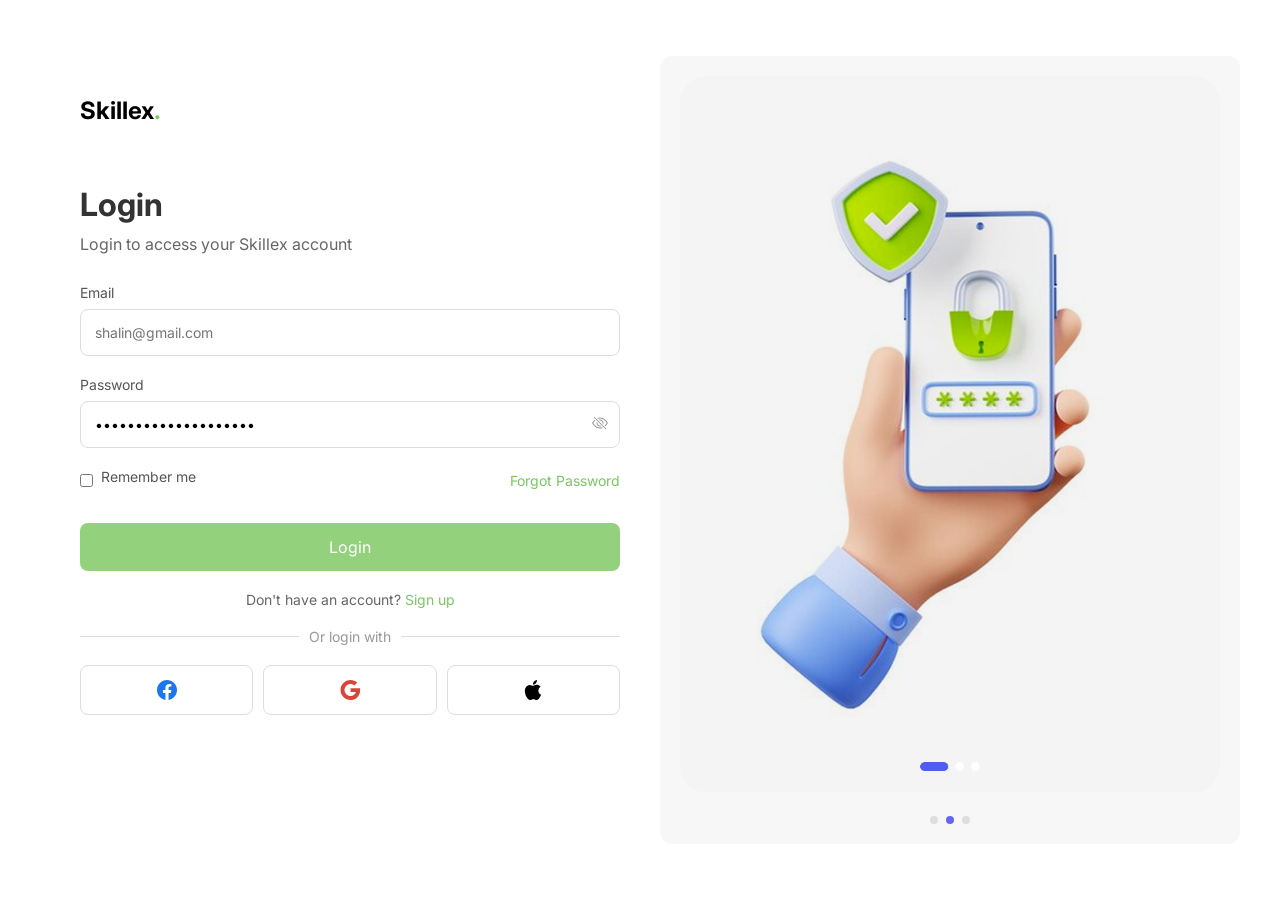
<file: Assignment-2/Sign in/signIn.html>
<!DOCTYPE html>
<html lang="en">
<head>
    <meta charset="UTF-8">
    <meta name="viewport" content="width=device-width, initial-scale=1.0">
    <title>Sign IN</title>
    <link rel="stylesheet" href="./signIn.css">
</head>
<body>
    
    <div class="container">
        <div class="login-section">
            <div class="logo">Skillex<span>.</span></div>
            <h1>Login</h1>
            <p class="subtitle">Login to access your Skillex account</p>
            
            <form>
                <div class="form-group">
                    <label for="email">Email</label>
                    <div class="input-container">
                        <input type="email" id="email" placeholder="shalin@gmail.com">
                    </div>
                </div>
                
                <div class="form-group">
                    <label for="password">Password</label>
                    <div class="input-container">
                        <input type="password" id="password" value="••••••••••••••••••••">
                        <span class="toggle-password">
                            <svg xmlns="http://www.w3.org/2000/svg" width="16" height="16" fill="currentColor" viewBox="0 0 16 16">
                                <path d="M13.359 11.238C15.06 9.72 16 8 16 8s-3-5.5-8-5.5a7.028 7.028 0 0 0-2.79.588l.77.771A5.944 5.944 0 0 1 8 3.5c2.12 0 3.879 1.168 5.168 2.457A13.134 13.134 0 0 1 14.828 8c-.058.087-.122.183-.195.288-.335.48-.83 1.12-1.465 1.755-.165.165-.337.328-.517.486l.708.709z"/>
                                <path d="M11.297 9.176a3.5 3.5 0 0 0-4.474-4.474l.823.823a2.5 2.5 0 0 1 2.829 2.829l.822.822zm-2.943 1.299.822.822a3.5 3.5 0 0 1-4.474-4.474l.823.823a2.5 2.5 0 0 0 2.829 2.829z"/>
                                <path d="M3.35 5.47c-.18.16-.353.322-.518.487A13.134 13.134 0 0 0 1.172 8l.195.288c.335.48.83 1.12 1.465 1.755C4.121 11.332 5.881 12.5 8 12.5c.716 0 1.39-.133 2.02-.36l.77.772A7.029 7.029 0 0 1 8 13.5C3 13.5 0 8 0 8s.939-1.721 2.641-3.238l.708.709zm10.296 8.884-12-12 .708-.708 12 12-.708.708z"/>
                            </svg>
                        </span>
                    </div>
                </div>
                
                <div class="remember-container">
                    <div class="checkbox-container">
                        <input type="checkbox" id="remember">
                        <label for="remember">Remember me</label>
                    </div>
                    <a href="../forgotPassword/forgotPassword.html" class="forgot-password">Forgot Password</a>
                </div>
                
                <button type="submit" class="login-btn">Login</button>
            </form>
            
            <p class="signup-text">Don't have an account? <a href="../Sign up/signUP.html" class="signup-link">Sign up</a></p>
            
            <div class="divider">Or login with</div>
            
            <div class="social-buttons">
                <button class="social-btn">
                    <svg xmlns="http://www.w3.org/2000/svg" width="24" height="24" viewBox="0 0 24 24">
                        <path fill="#1877F2" d="M12 2.04C6.5 2.04 2 6.53 2 12.06C2 17.06 5.66 21.21 10.44 21.96V14.96H7.9V12.06H10.44V9.85C10.44 7.34 11.93 5.96 14.22 5.96C15.31 5.96 16.45 6.15 16.45 6.15V8.62H15.19C13.95 8.62 13.56 9.39 13.56 10.18V12.06H16.34L15.89 14.96H13.56V21.96C18.34 21.21 22 17.06 22 12.06C22 6.53 17.5 2.04 12 2.04Z"/>
                    </svg>
                </button>
                <button class="social-btn">
                    <svg xmlns="http://www.w3.org/2000/svg" width="24" height="24" viewBox="0 0 24 24">
                        <path fill="#DB4437" d="M12.545,10.239v3.821h5.445c-0.712,2.315-2.647,3.972-5.445,3.972c-3.332,0-6.033-2.701-6.033-6.032s2.701-6.032,6.033-6.032c1.498,0,2.866,0.549,3.921,1.453l2.814-2.814C17.503,2.988,15.139,2,12.545,2C7.021,2,2.543,6.477,2.543,12s4.478,10,10.002,10c8.396,0,10.249-7.85,9.426-11.748L12.545,10.239z"/>
                    </svg>
                </button>
                <button class="social-btn">
                    <svg xmlns="http://www.w3.org/2000/svg" width="24" height="24" viewBox="0 0 24 24">
                        <path fill="#000000" d="M18.71,19.5C17.88,20.74 17,21.95 15.66,21.97C14.32,22 13.89,21.18 12.37,21.18C10.84,21.18 10.37,21.95 9.1,22C7.79,22.05 6.8,20.68 5.96,19.47C4.25,17 2.94,12.45 4.7,9.39C5.57,7.87 7.13,6.91 8.82,6.88C10.1,6.86 11.32,7.75 12.11,7.75C12.89,7.75 14.37,6.68 15.92,6.84C16.57,6.87 18.39,7.1 19.56,8.82C19.47,8.88 17.39,10.1 17.41,12.63C17.44,15.65 20.06,16.66 20.09,16.67C20.06,16.74 19.67,18.11 18.71,19.5M13,3.5C13.73,2.67 14.94,2.04 15.94,2C16.07,3.17 15.6,4.35 14.9,5.19C14.21,6.04 13.07,6.7 11.95,6.61C11.8,5.46 12.36,4.26 13,3.5Z"/>
                    </svg>
                </button>
            </div>
        </div>
        
        <div class="image-section">
            <div class="image-content">
                <img src="../photo/login.png" alt="Login illustration">
                <div class="dot-container">
                    <div class="dot"></div>
                    <div class="dot active"></div>
                    <div class="dot"></div>
                </div>
            </div>
        </div>
    </div>

</body>
</html>
</file>
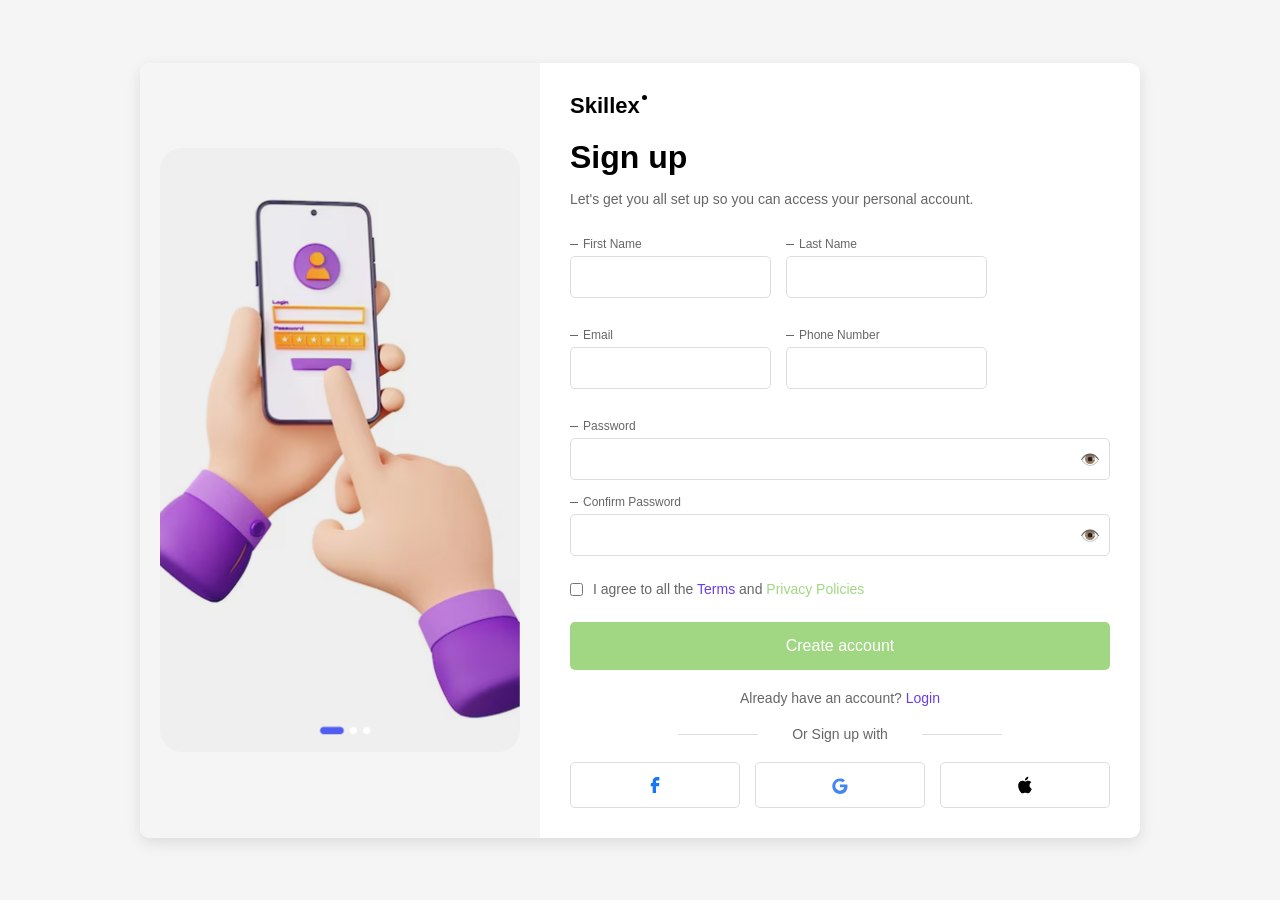
<file: Assignment-2/Sign up/signUP.html>
<!DOCTYPE html>
<html lang="en">
<head>
    <meta charset="UTF-8">
    <meta name="viewport" content="width=device-width, initial-scale=1.0">
    <title>Sing up</title>
    <link rel="stylesheet" href="./signUP.css">
</head>
<body>

    <div class="container">
        <div class="left-panel">
            <img src="../photo/signup.png" alt="Hands holding phone with app interface" class="hands-image">
            
        </div>
        
        <div class="right-panel">
            <div class="logo">Skillex</div>
            
            <h1>Sign up</h1>
            <p class="subtitle">Let's get you all set up so you can access your personal account.</p>
            
            <form>
                <div class="form-row">
                    <div class="form-group">
                        <label>First Name</label>
                        <input type="text" class="form-control" >
                    </div>
                    <div class="form-group">
                        <label>Last Name</label>
                        <input type="text" class="form-control" >
                    </div>
                </div>
                
                <div class="form-row">
                    <div class="form-group">
                        <label>Email</label>
                        <input type="email" class="form-control" >
                    </div>
                    <div class="form-group">
                        <label>Phone Number</label>
                        <input type="tel" class="form-control" >
                    </div>
                </div>
                
                <div class="form-group">
                    <label>Password</label>
                    <div class="password-container">
                        <input type="password" class="form-control" >
                        <span class="eye-icon">👁️</span>
                    </div>
                </div>
                
                <div class="form-group">
                    <label>Confirm Password</label>
                    <div class="password-container">
                        <input type="password" class="form-control" >
                        <span class="eye-icon">👁️</span>
                    </div>
                </div>
                
                <div class="checkbox-container">
                    <input type="checkbox" id="agree">
                    <label for="agree" class="terms-text">
                        I agree to all the <a href="../terms/terms.html" class="terms-link">Terms</a> and <a href="../pivarcy/condition.html" class="privacy-link">Privacy Policies</a>
                    </label>
                </div>
                
                <button class="create-account-btn">Create account</button>
                
                <p class="login-text">
                    Already have an account? <a href="../Sign in/signIn.html" class="login-link">Login</a>
                </p>
                
                <p class="sign-up-with">Or Sign up with</p>
                
                <div class="social-buttons">
                    <button class="social-button">
                        <svg xmlns="http://www.w3.org/2000/svg" width="20" height="20" viewBox="0 0 24 24" fill="#1877f2" class="social-icon">
                            <path d="M9.19795 21.5H13.198V13.4901H16.8021L17.198 9.50977H13.198V7.5C13.198 6.94772 13.6457 6.5 14.198 6.5H17.198V2.5H14.198C11.4365 2.5 9.19795 4.73858 9.19795 7.5V9.50977H7.19795L6.80206 13.4901H9.19795V21.5Z"/>
                        </svg>
                    </button>
                    <button class="social-button">
                        <svg xmlns="http://www.w3.org/2000/svg" width="20" height="20" viewBox="0 0 24 24" class="social-icon">
                            <path fill="#4285F4" d="M21.35 11.25H12v3.5h5.07c-.47 2.32-2.5 4-5.07 4-3.08 0-5.57-2.49-5.57-5.58 0-3.08 2.49-5.57 5.57-5.57 1.32 0 2.52.45 3.47 1.22l2.5-2.5C16.46 5.05 14.35 4.25 12 4.25c-5.09 0-9.25 4.15-9.25 9.25S6.91 22.75 12 22.75c5.34 0 9-3.75 9-9.02 0-.84-.09-1.66-.25-2.48z"/>
                        </svg>
                    </button>
                    <button class="social-button">
                        <svg xmlns="http://www.w3.org/2000/svg" width="20" height="20" viewBox="0 0 24 24" fill="#000000" class="social-icon">
                            <path d="M18.71 19.5C17.88 20.74 17 21.95 15.66 21.97C14.32 22 13.89 21.18 12.37 21.18C10.84 21.18 10.37 21.95 9.09997 22C7.78997 22.05 6.79997 20.68 5.95997 19.47C4.24997 17 2.93997 12.45 4.69997 9.39C5.56997 7.87 7.12997 6.91 8.81997 6.88C10.1 6.86 11.32 7.75 12.11 7.75C12.89 7.75 14.37 6.68 15.92 6.84C16.57 6.87 18.39 7.1 19.56 8.82C19.47 8.88 17.39 10.1 17.41 12.63C17.44 15.65 20.06 16.66 20.09 16.67C20.06 16.74 19.67 18.11 18.71 19.5ZM13 3.5C13.73 2.67 14.94 2.04 15.94 2C16.07 3.17 15.6 4.35 14.9 5.19C14.21 6.04 13.09 6.7 11.95 6.61C11.8 5.46 12.36 4.26 13 3.5Z"/>
                        </svg>
                    </button>
                </div>
            </form>
        </div>
    </div>

    
</body>
</html>
</file>
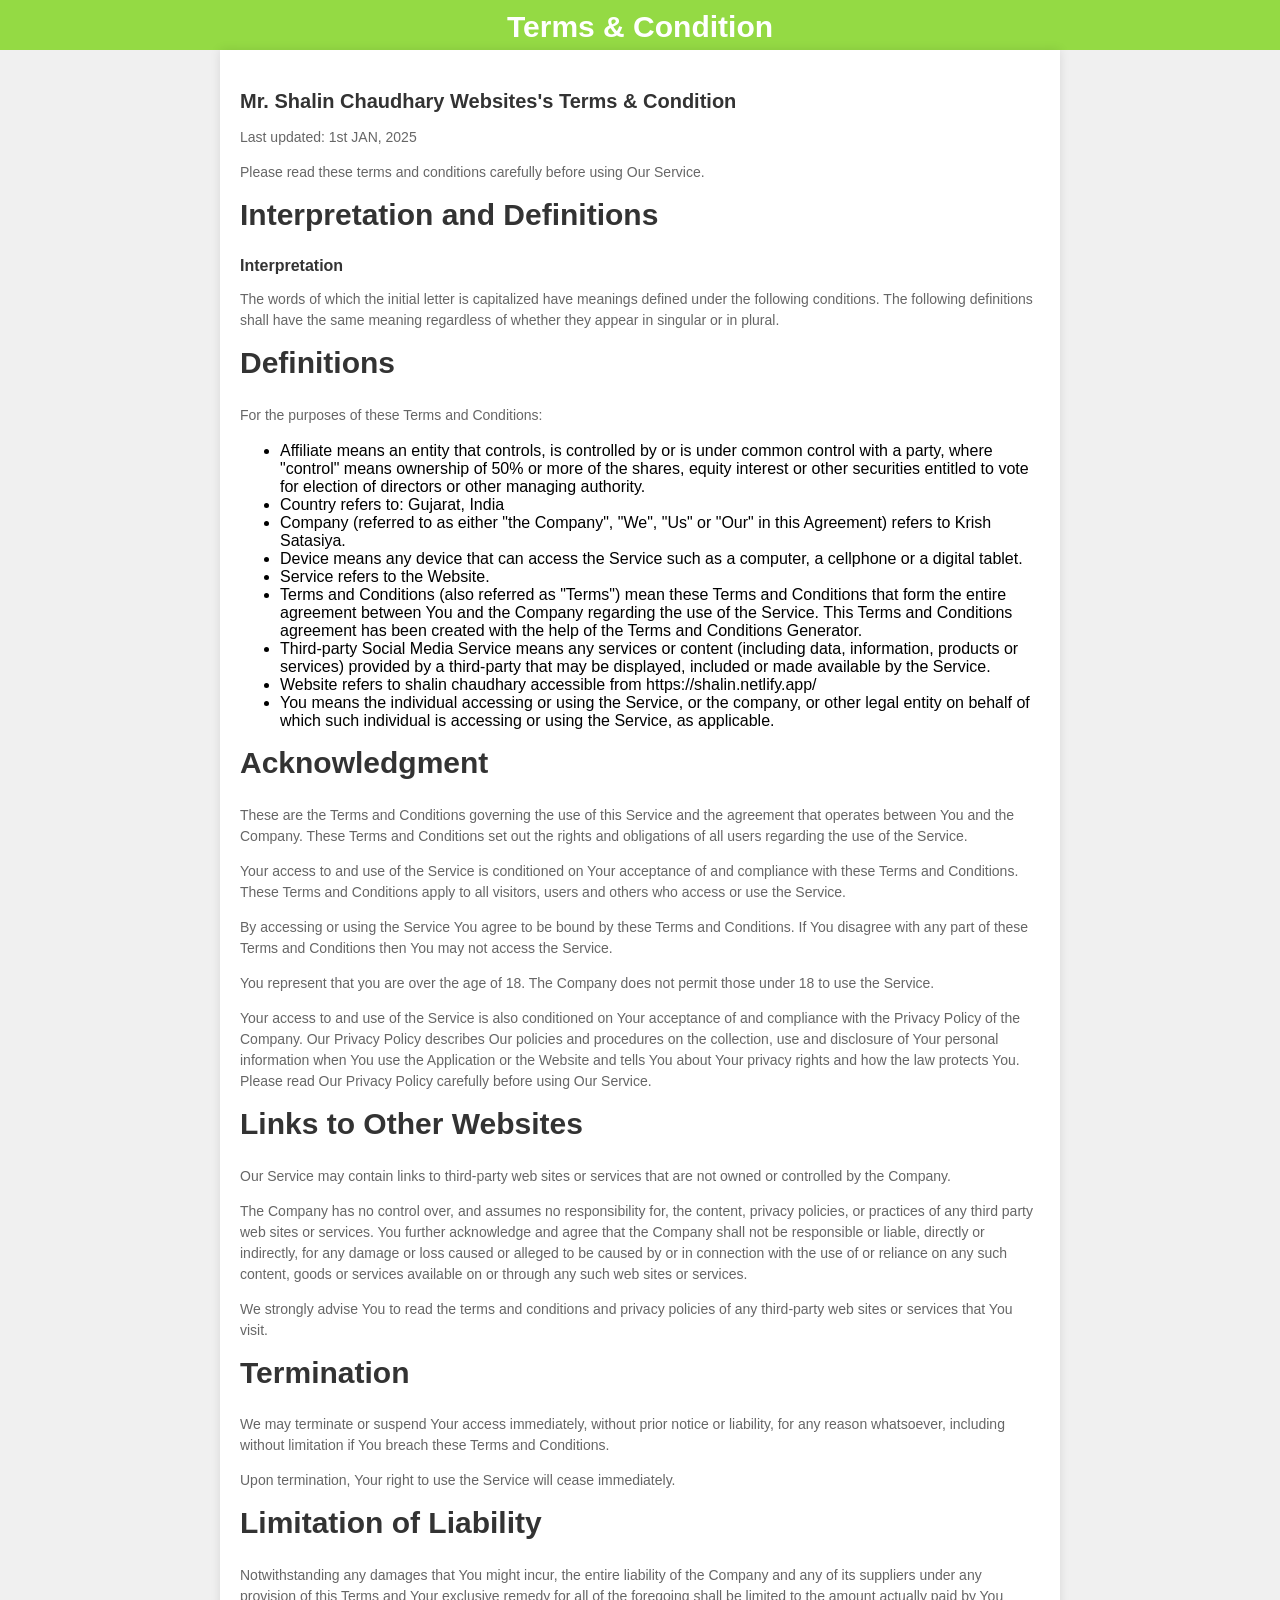
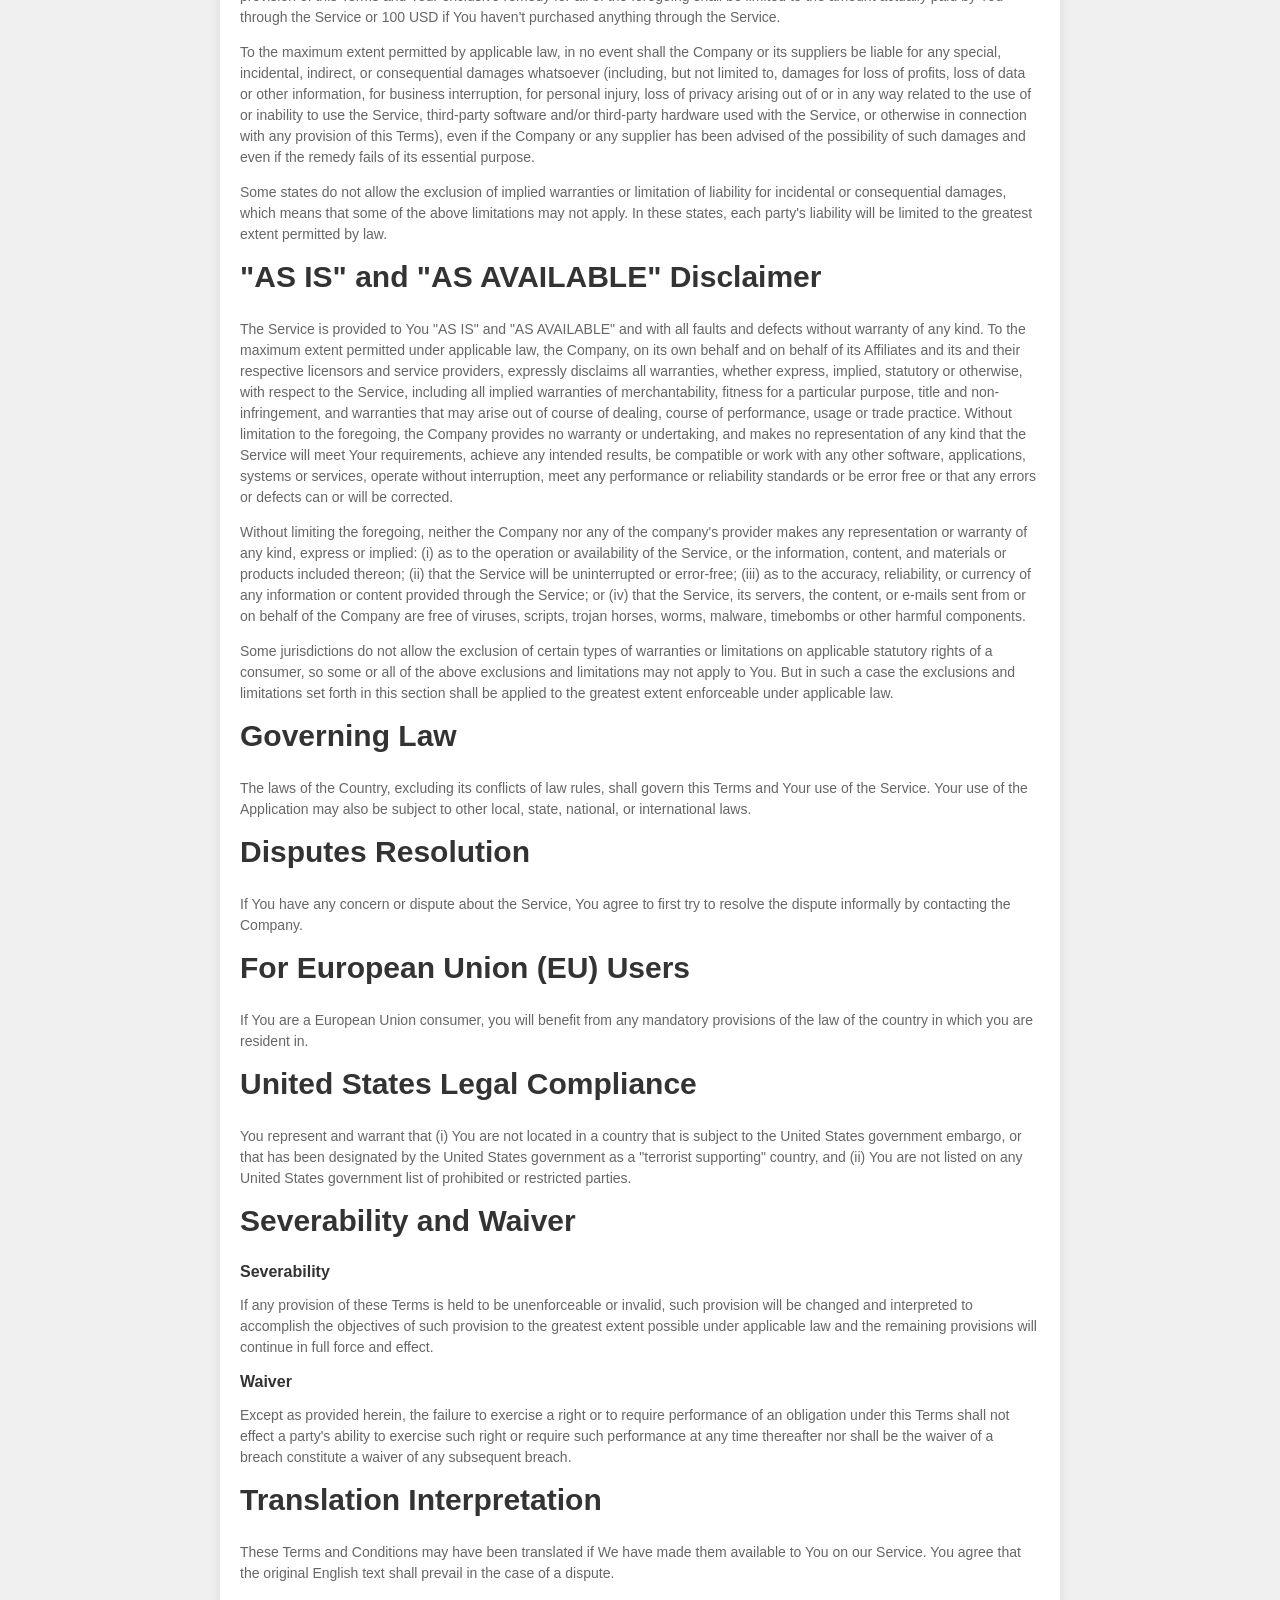
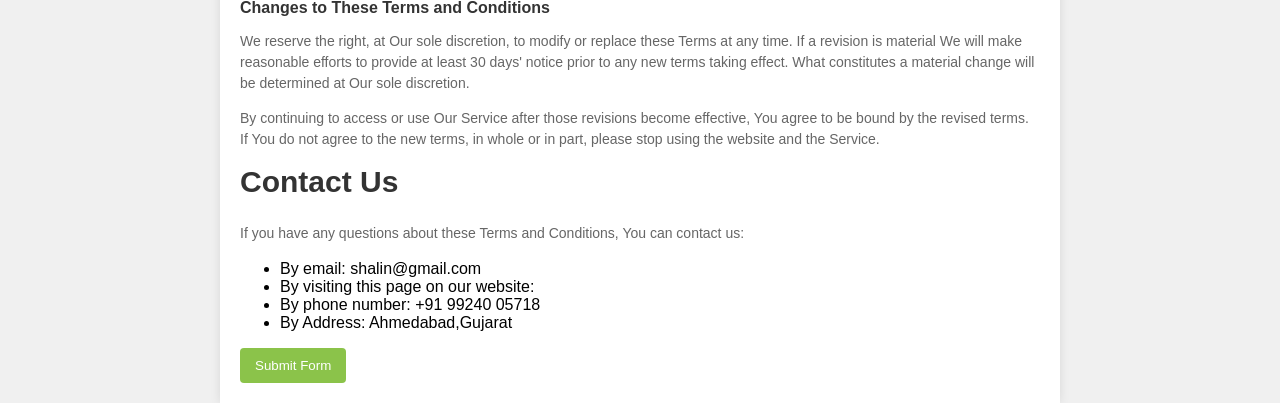
<file: Assignment-2/terms/terms.html>
<!DOCTYPE html>
<html lang="en">
<head>
    <meta charset="UTF-8">
    <meta name="viewport" content="width=device-width, initial-scale=1.0">
    <title>Terms</title>
    <link rel="stylesheet" href="./terms.css">
</head>
<body>
    <div class="header">
        <h1>Terms & Condition</h1>
    </div>
    <div class="container">
        
        
         <h1>Mr. Shalin Chaudhary Websites's Terms & Condition</h1>

         <p>Last updated:  1st JAN, 2025</p>
          <p>Please read these terms and conditions carefully before using Our Service.</p>

          <h2 class="point">Interpretation and Definitions</h2>

          <h2>Interpretation</h2>
          <p>The words of which the initial letter is capitalized have meanings defined under the following conditions. The following
            definitions shall have the same meaning regardless of whether they appear in singular or in plural.</p>

            <h2 class="point">Definitions</h2>
            <p>For the purposes of these Terms and Conditions:</p>


            <ul>
               <li>Affiliate means an entity that controls, is controlled by or is under common control with a party, where "control"
                means ownership of 50% or more of the shares, equity interest or other securities entitled to vote for election of
                directors or other managing authority.</li>
               <li>Country refers to: Gujarat, India</li>
               <li>Company (referred to as either "the Company", "We", "Us" or "Our" in this Agreement) refers to Krish Satasiya.</li>
               <li>Device means any device that can access the Service such as a computer, a cellphone or a digital tablet.</li>
               <li>Service refers to the Website.</li>
               <li>Terms and Conditions (also referred as "Terms") mean these Terms and Conditions that form the entire
                agreement between You and the Company regarding the use of the Service. This Terms and Conditions
                agreement has been created with the help of the Terms and Conditions Generator.</li>
               <li>Third-party Social Media Service means any services or content (including data, information, products or
                services) provided by a third-party that may be displayed, included or made available by the Service.</li>
               <li>Website refers to shalin chaudhary accessible from https://shalin.netlify.app/</li>
               <li>You means the individual accessing or using the Service, or the company, or other legal entity on behalf of which
                such individual is accessing or using the Service, as applicable.</li>
            </ul>

            <h2 class="point">Acknowledgment</h2>
            <p>These are the Terms and Conditions governing the use of this Service and the agreement that operates between You
                and the Company. These Terms and Conditions set out the rights and obligations of all users regarding the use of the
                Service.</p>
             <p>Your access to and use of the Service is conditioned on Your acceptance of and compliance with these Terms and
                Conditions. These Terms and Conditions apply to all visitors, users and others who access or use the Service.</p>
            
            <p>
                By accessing or using the Service You agree to be bound by these Terms and Conditions. If You disagree with any part of
these Terms and Conditions then You may not access the Service.
            </p>

            <p>
                You represent that you are over the age of 18. The Company does not permit those under 18 to use the Service.
            </p>

            <p>
                Your access to and use of the Service is also conditioned on Your acceptance of and compliance with the Privacy Policy
of the Company. Our Privacy Policy describes Our policies and procedures on the collection, use and disclosure of Your
personal information when You use the Application or the Website and tells You about Your privacy rights and how the
law protects You. Please read Our Privacy Policy carefully before using Our Service.
            </p>

            <h2 class="point">Links to Other Websites</h2>
            <p>Our Service may contain links to third-party web sites or services that are not owned or controlled by the Company.</p>

            <p>The Company has no control over, and assumes no responsibility for, the content, privacy policies, or practices of any
                third party web sites or services. You further acknowledge and agree that the Company shall not be responsible or
                liable, directly or indirectly, for any damage or loss caused or alleged to be caused by or in connection with the use of or
                reliance on any such content, goods or services available on or through any such web sites or services.</p>

            <p>We strongly advise You to read the terms and conditions and privacy policies of any third-party web sites or services
                that You visit.</p>
            <h2 class="point">Termination</h2>
            <p>We may terminate or suspend Your access immediately, without prior notice or liability, for any reason whatsoever,
                including without limitation if You breach these Terms and Conditions.</p>
            <p>Upon termination, Your right to use the Service will cease immediately.</p>

            <h2 class="point">Limitation of Liability</h2>
            <p>Notwithstanding any damages that You might incur, the entire liability of the Company and any of its suppliers under
                any provision of this Terms and Your exclusive remedy for all of the foregoing shall be limited to the amount actually
                paid by You through the Service or 100 USD if You haven't purchased anything through the Service.</p>

            <p>To the maximum extent permitted by applicable law, in no event shall the Company or its suppliers be liable for any
                special, incidental, indirect, or consequential damages whatsoever (including, but not limited to, damages for loss of
                profits, loss of data or other information, for business interruption, for personal injury, loss of privacy arising out of or in
                any way related to the use of or inability to use the Service, third-party software and/or third-party hardware used with
                the Service, or otherwise in connection with any provision of this Terms), even if the Company or any supplier has been
                advised of the possibility of such damages and even if the remedy fails of its essential purpose.</p>
            

            <p>Some states do not allow the exclusion of implied warranties or limitation of liability for incidental or consequential
                damages, which means that some of the above limitations may not apply. In these states, each party's liability will be
                limited to the greatest extent permitted by law.</p>

            <h2 class="point">"AS IS" and "AS AVAILABLE" Disclaimer</h2>
            <p>The Service is provided to You "AS IS" and "AS AVAILABLE" and with all faults and defects without warranty of any kind.
                To the maximum extent permitted under applicable law, the Company, on its own behalf and on behalf of its Affiliates
                and its and their respective licensors and service providers, expressly disclaims all warranties, whether express, implied,
                statutory or otherwise, with respect to the Service, including all implied warranties of merchantability, fitness for a
                particular purpose, title and non-infringement, and warranties that may arise out of course of dealing, course of
                performance, usage or trade practice. Without limitation to the foregoing, the Company provides no warranty or
                undertaking, and makes no representation of any kind that the Service will meet Your requirements, achieve any
                intended results, be compatible or work with any other software, applications, systems or services, operate without
                interruption, meet any performance or reliability standards or be error free or that any errors or defects can or will be
                corrected.</p>
                <p>Without limiting the foregoing, neither the Company nor any of the company's provider makes any representation or
                    warranty of any kind, express or implied: (i) as to the operation or availability of the Service, or the information, content,
                    and materials or products included thereon; (ii) that the Service will be uninterrupted or error-free; (iii) as to the
                    accuracy, reliability, or currency of any information or content provided through the Service; or (iv) that the Service, its
                    servers, the content, or e-mails sent from or on behalf of the Company are free of viruses, scripts, trojan horses, worms,
                    malware, timebombs or other harmful components.</p>
                <p>Some jurisdictions do not allow the exclusion of certain types of warranties or limitations on applicable statutory rights
                    of a consumer, so some or all of the above exclusions and limitations may not apply to You. But in such a case the
                    exclusions and limitations set forth in this section shall be applied to the greatest extent enforceable under applicable
                    law.</p>

                <h2 class="point">Governing Law</h2>
                <p>The laws of the Country, excluding its conflicts of law rules, shall govern this Terms and Your use of the Service. Your use
                    of the Application may also be subject to other local, state, national, or international laws.</p>

                <h2 class="point">Disputes Resolution</h2>
                <p>If You have any concern or dispute about the Service, You agree to first try to resolve the dispute informally by
                    contacting the Company.</p>
                <h2 class="point">For European Union (EU) Users</h2>
                <p>If You are a European Union consumer, you will benefit from any mandatory provisions of the law of the country in which
                    you are resident in.</p>
                <h2 class="point">United States Legal Compliance</h2>
                <p>You represent and warrant that (i) You are not located in a country that is subject to the United States government
                    embargo, or that has been designated by the United States government as a "terrorist supporting" country, and (ii) You
                    are not listed on any United States government list of prohibited or restricted parties.</p>

                <h2 class="point">Severability and Waiver</h2>
                <h2>Severability</h2>
                <p>If any provision of these Terms is held to be unenforceable or invalid, such provision will be changed and interpreted to
                    accomplish the objectives of such provision to the greatest extent possible under applicable law and the remaining
                    provisions will continue in full force and effect.</p>
                <h2>Waiver</h2>
                <p>Except as provided herein, the failure to exercise a right or to require performance of an obligation under this Terms
                    shall not effect a party's ability to exercise such right or require such performance at any time thereafter nor shall be the
                    waiver of a breach constitute a waiver of any subsequent breach.</p>

                <h2 class="point">Translation Interpretation</h2>
                <p>
                    These Terms and Conditions may have been translated if We have made them available to You on our Service. You
agree that the original English text shall prevail in the case of a dispute.
                </p>
                <h2 clas="point">Changes to These Terms and Conditions</h2>
                <p>We reserve the right, at Our sole discretion, to modify or replace these Terms at any time. If a revision is material We will
                    make reasonable efforts to provide at least 30 days' notice prior to any new terms taking effect. What constitutes a
                    material change will be determined at Our sole discretion.</p>
                <p>By continuing to access or use Our Service after those revisions become effective, You agree to be bound by the revised
                    terms. If You do not agree to the new terms, in whole or in part, please stop using the website and the Service.</p>
                
                <h2 class="point">Contact Us</h2>
                <p>If you have any questions about these Terms and Conditions, You can contact us:</p>
                <ul>

                    <li>By email: shalin@gmail.com</li>
                    <li>By visiting this page on our website: <a href="../ContactUs/contactUs.html"></a></li>
                    <li>By phone number: +91 99240 05718</li>
                    <li>By Address: Ahmedabad,Gujarat</li>
                </ul>
        <button type="submit">Submit Form</button>
    </div>


</body>
</html>
</file>
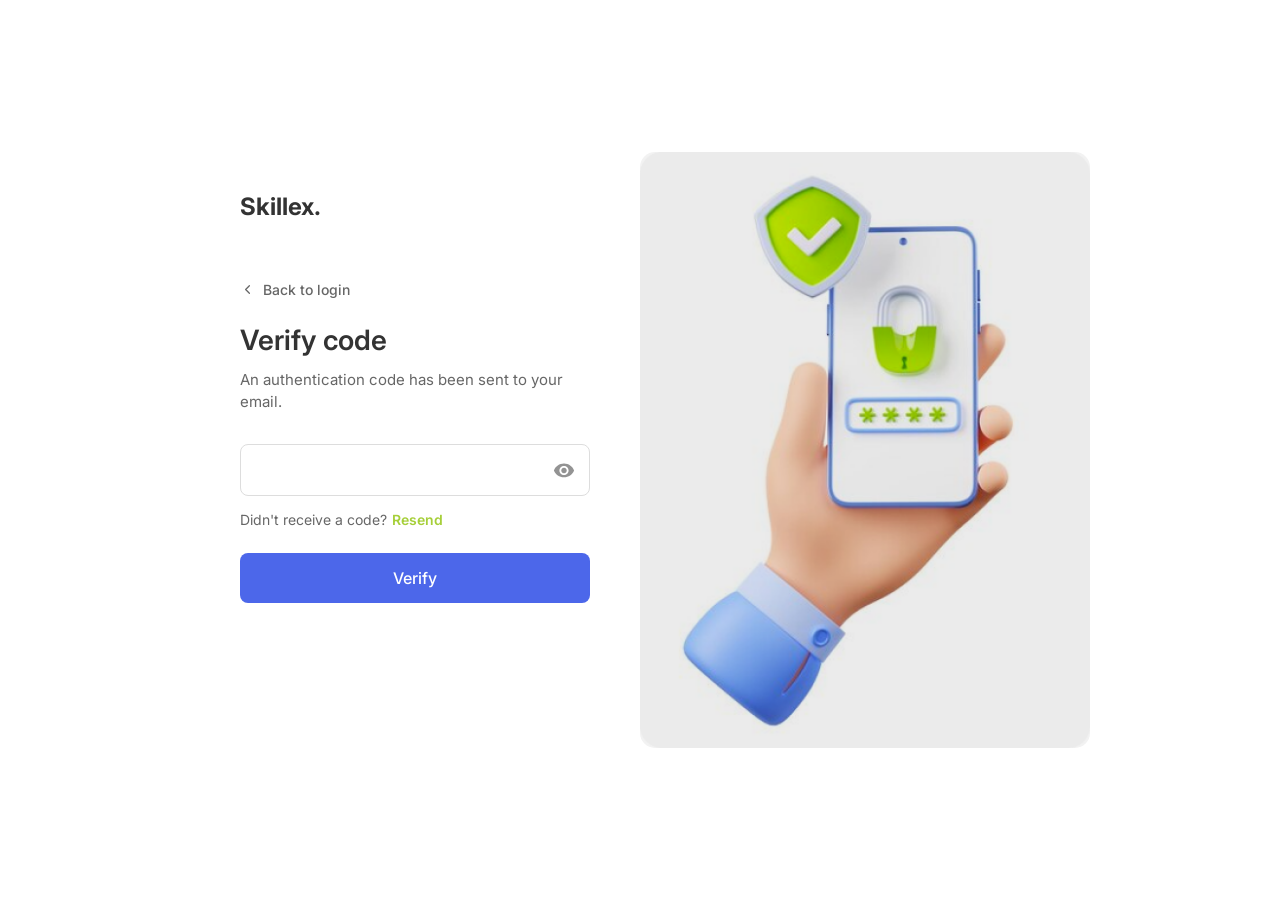
<file: Assignment-2/veryfyOtp/veryfyotp.html>
<!DOCTYPE html>
<html lang="en">
<head>
    <meta charset="UTF-8">
    <meta name="viewport" content="width=device-width, initial-scale=1.0">
    <title>Verify otp</title>
    <link rel="stylesheet" href="./veryfyotp.css">
</head>
<body>
    <div class="container">
        <div class="left-section">
            <div class="logo">Skillex.</div>
            
            <a href="../Sign in/signIn.html" class="back-link">
                <svg width="15" height="15" viewBox="0 0 24 24" fill="none" xmlns="http://www.w3.org/2000/svg">
                    <path d="M15 18l-6-6 6-6" stroke="#666" stroke-width="2" stroke-linecap="round" stroke-linejoin="round"/>
                </svg>
                Back to login
            </a>
            
            <h1>Verify code</h1>
            <p>An authentication code has been sent to your email.</p>
            
            <div class="code-input-container">
                <input type="text" class="code-input" >
                <svg class="eye-icon" width="22" height="22" viewBox="0 0 24 24" fill="none" xmlns="http://www.w3.org/2000/svg">
                    <path d="M12 5C7 5 2.73 8.11 1 12.5C2.73 16.89 7 20 12 20C17 20 21.27 16.89 23 12.5C21.27 8.11 17 5 12 5ZM12 17.5C9.24 17.5 7 15.26 7 12.5C7 9.74 9.24 7.5 12 7.5C14.76 7.5 17 9.74 17 12.5C17 15.26 14.76 17.5 12 17.5ZM12 9.5C10.34 9.5 9 10.84 9 12.5C9 14.16 10.34 15.5 12 15.5C13.66 15.5 15 14.16 15 12.5C15 10.84 13.66 9.5 12 9.5Z" fill="#666"/>
                </svg>
            </div>
            
            <div class="resend-container">
                <span class="resend-text">Didn't receive a code?</span>
                <a href="../forgotPassword/forgotPassword.html" class="resend-link">Resend</a>
            </div>
            
            <button class="verify-button">Verify</button>
        </div>
        
        <div class="right-section">
            <img src="../photo/otp.png" alt="Security illustration" class="placeholder-image">
        </div>
    </div>
</body>
</html>
</file>
<file: Assignment-2/style.css>
* {
    margin: 0;
    padding: 0;
    box-sizing: border-box;
    font-family: 'Arial', sans-serif;
}

html{
    scroll-behavior: smooth;
}
body {
    background-color: #f0efef;
}

.container {
    max-width: 1200px;
    margin-left:180px;
}
/* Header styles */
header {
    display: flex;
    justify-content: space-between;
    align-items: center;
    padding: 20px 50px;
    background-color: white;
}

.logo {
    font-weight: bold;
    font-size: 24px;
}

nav ul {
    display: flex;
    list-style: none;
}

nav ul li {
    margin: 0 15px;
}

nav ul li a {
    text-decoration: none;
    color: #333;
}

.auth-buttons {
    display: flex;
    align-items: center;
}

.login-btn {
    margin-right: 15px;
    color: #333;
    text-decoration: none;
}

.trial-btn {
    background-color: #1a1a2e;
    color: white;
    padding: 10px 20px;
    border-radius: 25px;
    text-decoration: none;
    font-size: 14px;
}

/* Hero section styles */
.hero {
    display: flex;
    padding: 50px;
}

.hero-text {
    flex: 1;
    display: flex;
    flex-direction: column;
    justify-content: center;
}

.hero-text h1 {
    font-size: 60px;
    color: #1a1a2e;
    line-height: 1.1;
    margin-bottom: 20px;
    margin-right:80px;
}

.passion-btn {
    margin-top: 20px;
    background-color: #f5f5f5;
    width: fit-content;
    padding: 10px 20px;
    border-radius: 5px;
    text-decoration: none;
    color: #333;
}

.hero-images {
    flex: 2;
    display: flex;
    position: relative;
}

/* Card styles */
.card {
    position: relative;
    border-radius: 10px;
    overflow: hidden;
    margin: 0 10px;
}

.main-card {
    width: 60%;
    height: 350px;
    background-color: #e0e0e0;
}

.side-card {
    width: 20%;
    height: 350px;
    background-color: #d0d0d0;
}

.card img {
    width: 100%;
    height: 100%;
    object-fit: cover;
    padding: 20px;
}

.card-content {
    position: absolute;
    bottom: 20px;
    left: 20px;
    color: white;
}

.card-label {
    font-size: 24px;
    margin-bottom: 10px;
}

.topic-count {
    font-size: 18px;
}

.go-btn {
    position: absolute;
    top: 20px;
    left: 20px;
    background-color: #8bc34a;
    color: white;
    padding: 10px 20px;
    border-radius: 5px;
    text-decoration: none;
}

.vertical-text {
    position: absolute;
    transform: rotate(-90deg);
    transform-origin: bottom right;
    bottom: 50%;
    right: 10px;
    font-size: 24px;
    color: white;
}


.hero {
    padding-top: 120px;
    background: var(--light-bg);
    min-height: 100vh;
    display: flex;
    align-items: center;
    overflow: hidden;
}

.hero-content {
    display: grid;
    grid-template-columns: 1fr 1fr;
    gap: 60px;
    align-items: center;
}

.image-gallery {
    display: flex;
    gap: 20px;
    height: 500px;
    width: 100%;
   
}

.gallery-item {
    position: relative;
    height: 100%;
    border-radius: 20px;
    overflow: hidden;
    transition: width 0.5s ease;
    cursor: pointer;

}

.gallery-item img {
    width: 100%;
    height: 100%;
    object-fit: cover;
    z-index: 0;
}

.gallery-item:not(:hover) {
    width: 25%;
}

.gallery-item:hover {
    width: 50%;
}

.gallery-overlay {
    position: absolute;
    bottom: 0;
    left: 0;
    right: 0;
    padding: 20px;
    background: linear-gradient(to top, rgba(0,0,0,0.7), transparent);
    color: white;
    opacity: 0;
    transition: opacity 0.3s ease;
}

.gallery-item:hover .gallery-overlay {
    opacity: 1;
}

.gallery-overlay h3 {
    font-size: 24px;
    margin-bottom: 10px;
}
.gallery-overlay p {
    font-size: 16px;
    color: rgba(255,255,255,0.8);
}

@media (max-width: 768px)  {
    .image-gallery {
        height: 400px;
    }  
}


h1 {
    text-align: center;
    font-size: 28px;
    color: #333;
    margin-bottom: 30px;
}

/* Hide radio buttons but keep them functional */
.category-input {
    display: none;
}

.categories {
    display: flex;
    justify-content: center;
    gap: 20px;
    margin-bottom: 40px;
    flex-wrap: wrap;
}

.category-label {
    padding: 8px 16px;
    color: #666;
    cursor: pointer;
    font-size: 14px;
    transition: all 0.3s;
    margin-left: 100px;
    
}

.category-label:hover {
    color: #333;
}

/* Style for active category */
.category-input:checked + .category-label {
    color: #333;
    font-weight: 500;
    position: relative;
}

.category-input:checked + .category-label::after {
    content: '';
    position: absolute;
    bottom: 0;
    left: 50%;
    transform: translateX(-50%);
    width: 20px;
    height: 2px;
    background-color: #333;
}

.courses {
    display: grid;
    grid-template-columns: repeat(auto-fit, minmax(250px, 1fr));
    gap: 30px;
    padding: 20px;

}

.course-card {
    background: #fff;
    border-radius: 20px;
    overflow: hidden;
    transition: transform 0.3s;
    box-shadow: 0 2px 10px rgba(0, 0, 0, 0.05);
    display: none; /* Hide all cards by default */
    margin-top:80px;
    margin-bottom: 20px;
    
}

.course-card:hover {
    transform: translateY(-5px);
}

/* Show all cards when 'all' is selected */
#all:checked ~ .courses .course-card {
    display: block;
}

/* Show only entertainment cards when 'entertainment' is selected */
#entertainment:checked ~ .courses .entertainment {
    display: block;
}

/* Show only lifestyle cards when 'lifestyle' is selected */
#lifestyle:checked ~ .courses .lifestyle {
    display: block;
}

/* Show only writing cards when 'writing' is selected */
#writing:checked ~ .courses .writing {
    display: block;
}

/* Show only business cards when 'business' is selected */
#business:checked ~ .courses .business {
    display: block;
}

/* Show only food cards when 'food' is selected */
#food:checked ~ .courses .food {
    display: block;
}

.course-image {
    height: 200px;
    background: #f5f5f5;
    display: flex;
    align-items: center;
    justify-content: center;
    padding: 20px;
}

.sales-marketing { background: #f8e6dd; }
.data-analytics { background: #e8f4e5; }
.copywriting { background: #f0f0f4; }
.design-art { background: #f8e6f4; }

.course-info {
    padding: 20px;
}

.course-title {
    font-size: 18px;
    color: #333;
    margin-bottom: 8px;
}

.course-duration {
    font-size: 14px;
    color: #666;
}
    
.left-section {
    flex: 1;
}

.right-section {
    flex: 1;
    position: relative;
}

h1 {
    font-size: 3rem;
    font-weight: 600;
    margin-bottom: 1.5rem;
    line-height: 1.2;
}

.subtitle {
    color: #666;
    margin-bottom: 0.5rem;
    font-size: 1.1rem;
}

.skills-list {
    display: flex;
    flex-direction: column;
    gap: 1.5rem;
}

.skill-item {
    display: flex;
    align-items: flex-start;
    gap: 1rem;
    margin-bottom: 30px;
}

.skill-icon {
    width: 40px;
    height: 40px;
    background: white;
    border-radius: 50%;
    display: flex;
    align-items: center;
    justify-content: center;
    box-shadow: 0 2px 8px rgba(0,0,0,0.1);
}

.skill-icon svg {
    width: 20px;
    height: 20px;
}

.leadership-icon {
    color: #FFB100;
}

.responsibility-icon {
    color: #3498db;
}

.flexibility-icon {
    color: #9b59b6;
}

.skill-content h3 {
    font-size: 1.2rem;
    margin-bottom: 0.5rem;
}

.skill-content p {
    color: #666;
    font-size: 0.9rem;
}

.stats-banner {
    position: absolute;
    top: 20px;
    right: 20px;
    background-color: #90c290;
    padding: 1rem;
    border-radius: 8px;
    color: white;
    display: flex;
    gap: 2rem;
}

.stat {
    text-align: center;
}

.stat-number {
    font-size: 2rem;
    font-weight: bold;
    line-height: 1;
}

.stat-label {
    font-size: 0.8rem;
    opacity: 0.9;
}

.image-container {
    width: 100%;
    height: 400px;
    border-radius: 12px;
    overflow: hidden;
    box-shadow: 0 4px 20px rgba(0,0,0,0.1);
}

.image-container img {
    width: 100%;
    height: 100%;
    object-fit: cover;
}

.testimonial-section {
    max-width: 1200px;
    margin: 40px auto;
    padding: 0 20px;
    font-family: Arial, sans-serif;
    overflow: hidden;
}

.section-title {
    text-align: center;
    font-size: 32px;
    color: #333;
    margin-bottom: 40px;
    font-weight: 500;
}

.testimonial-wrapper {
    position: relative;
    width: 30%;
}

.testimonial-track {
    display: flex;
    width: 300%;
    animation: slideshow 7s linear infinite;
    gap: 20px;
}

.testimonial-track:hover {
    animation-play-state:paused;
}

@keyframes slideshow {
    0% { transform: translateX(0); }
    28% { transform: translateX(0); }
    33% { transform: translateX(-33.33%); }
    61% { transform: translateX(-33.33%); }
    66% { transform: translateX(-66.66%); }
    94% { transform: translateX(-66.66%); }
    100% { transform: translateX(0); }
}

.testimonial-card {
    flex: 1;
    min-width: calc(33.33% - 14px);
    background: white;
    border-radius: 8px;
    padding: 24px;
    box-shadow: 0 2px 15px rgba(0,0,0,0.08);
}

.testimonial-content {
    color: #666;
    font-size: 15px;
    line-height: 1.6;
    margin-bottom: 24px;
    min-height: 80px;
}

.testimonial-author {
    display: flex;
    align-items: center;
    gap: 12px;
}

.author-image {
    width: 48px;
    height: 48px;
    border-radius: 50%;
    overflow: hidden;
    background: #f0f0f0;
}

.author-image img {
    width: 100%;
    height: 100%;
    object-fit: cover;
}

.author-info {
    display: flex;
    flex-direction: column;
    gap: 4px;
}

.author-name {
    font-weight: 600;
    color: #333;
    font-size: 15px;
}

.author-title {
    color: #666;
    font-size: 13px;
}

.slider-nav {
    display: flex;
    justify-content: center;
    gap: 16px;
    margin-top: 32px;
}

.nav-dot {
    width: 8px;
    height: 8px;
    border-radius: 50%;
    background: #ddd;
    cursor: pointer;
}

.nav-dot:hover {
    background: #999;
}

@media (max-width: 1024px) {
    .testimonial-card {
        min-width: calc(50% - 10px);
    }
    .testimonial-track {
        width: 400%;
    }
}

@media (max-width: 768px) {
    .section-title {
        font-size: 24px;
        margin-bottom: 30px;
    }
    
    .testimonial-card {
        min-width: calc(100% - 20px);
    }
    
    .testimonial-track {
        width: 600%;
    }
    
    .testimonial-content {
        min-height: 60px;
    }
}

.footer-container {
    padding: 40px 80px;
    display: flex;
    justify-content: space-between;
    align-items: flex-start;
    font-family: Arial, sans-serif;
}

.logo {
    font-size: 24px;
    font-weight: bold;
    color: #333;
    margin-right:250px;
}

.left-section {
    display:flex;
    flex-direction: column;
    margin-top:60px;
    gap: 30px;
    margin-left: 180px;
}

.social-links {
    display: flex;
    gap: 20px;
}

.social-link {
    width: 24px;
    height: 24px;
    display: inline-block;
    background-size: contain;
    background-repeat: no-repeat;
}

.facebook {
    background-image: url('data:image/svg+xml,<svg xmlns="http://www.w3.org/2000/svg" viewBox="0 0 24 24"><path d="M12 0C5.373 0 0 5.373 0 12c0 6.016 4.432 10.984 10.206 11.852V15.18H7.237v-3.154h2.969V9.927c0-3.475 1.693-5 4.581-5 1.383 0 2.115.103 2.461.149v2.753h-1.97c-1.226 0-1.654 1.163-1.654 2.473v1.724h3.593l-.487 3.154h-3.106v8.697C19.481 23.083 24 18.075 24 12c0-6.627-5.373-12-12-12z"/></svg>');
}

.behance {
    background-image: url('data:image/svg+xml,<svg xmlns="http://www.w3.org/2000/svg" viewBox="0 0 24 24"><path d="M22 7h-7V5h7v2zm1.726 10c-.442 1.297-2.029 3-5.101 3-3.074 0-5.564-1.729-5.564-5.675 0-3.91 2.325-5.92 5.466-5.92 3.082 0 4.964 1.782 5.375 4.426.078.506.109 1.188.095 2.14H15.97c.13 3.211 3.483 3.312 4.588 2.029h3.168zm-7.686-4h4.965c-.105-1.547-1.136-2.219-2.477-2.219-1.466 0-2.277.768-2.488 2.219zm-9.574 6.988H0V5.021h6.953c5.476.081 5.58 5.444 2.72 6.906 3.461 1.26 3.577 8.061-3.207 8.061zM3 11h3.584c2.508 0 2.906-3-.312-3H3v3zm3.391 3H3v3.016h3.341c3.055 0 2.868-3.016.05-3.016z"/></svg>');
}

.linkedin {
    background-image: url('data:image/svg+xml,<svg xmlns="http://www.w3.org/2000/svg" viewBox="0 0 24 24"><path d="M20.447 20.452h-3.554v-5.569c0-1.328-.027-3.037-1.852-3.037-1.853 0-2.136 1.445-2.136 2.939v5.667H9.351V9h3.414v1.561h.046c.477-.9 1.637-1.85 3.37-1.85 3.601 0 4.267 2.37 4.267 5.455v6.286zM5.337 7.433c-1.144 0-2.063-.926-2.063-2.065 0-1.138.92-2.063 2.063-2.063 1.14 0 2.064.925 2.064 2.063 0 1.139-.925 2.065-2.064 2.065zm1.782 13.019H3.555V9h3.564v11.452zM22.225 0H1.771C.792 0 0 .774 0 1.729v20.542C0 23.227.792 24 1.771 24h20.451C23.2 24 24 23.227 24 22.271V1.729C24 .774 23.2 0 22.222 0h.003z"/></svg>');
}

.instagram {
    background-image: url('data:image/svg+xml,<svg xmlns="http://www.w3.org/2000/svg" viewBox="0 0 24 24"><path d="M12 2.163c3.204 0 3.584.012 4.85.07 3.252.148 4.771 1.691 4.919 4.919.058 1.265.069 1.645.069 4.849 0 3.205-.012 3.584-.069 4.849-.149 3.225-1.664 4.771-4.919 4.919-1.266.058-1.644.07-4.85.07-3.204 0-3.584-.012-4.849-.07-3.26-.149-4.771-1.699-4.919-4.92-.058-1.265-.07-1.644-.07-4.849 0-3.204.013-3.583.07-4.849.149-3.227 1.664-4.771 4.919-4.919 1.266-.057 1.645-.069 4.849-.069zM12 0C8.741 0 8.333.014 7.053.072 2.695.272.273 2.69.073 7.052.014 8.333 0 8.741 0 12c0 3.259.014 3.668.072 4.948.2 4.358 2.618 6.78 6.98 6.98C8.333 23.986 8.741 24 12 24c3.259 0 3.668-.014 4.948-.072 4.354-.2 6.782-2.618 6.979-6.98.059-1.28.073-1.689.073-4.948 0-3.259-.014-3.667-.072-4.947-.196-4.354-2.617-6.78-6.979-6.98C15.668.014 15.259 0 12 0zm0 5.838a6.162 6.162 0 100 12.324 6.162 6.162 0 000-12.324zM12 16a4 4 0 110-8 4 4 0 010 8zm6.406-11.845a1.44 1.44 0 100 2.881 1.44 1.44 0 000-2.881z"/></svg>');
}

.dribbble {
    background-image: url('data:image/svg+xml,<svg xmlns="http://www.w3.org/2000/svg" viewBox="0 0 24 24"><path d="M12 0C5.372 0 0 5.373 0 12s5.372 12 12 12c6.627 0 12-5.373 12-12S18.627 0 12 0zm9.885 11.441c-2.575-.422-4.943-.445-7.103-.073-.244-.563-.497-1.125-.767-1.68 2.31-1 4.165-2.358 5.548-4.082 1.35 1.594 2.197 3.619 2.322 5.835zm-3.842-7.282c-1.205 1.554-2.868 2.783-4.986 3.68-1.016-1.861-2.178-3.676-3.488-5.438.779-.197 1.591-.314 2.431-.314 2.275 0 4.368.779 6.043 2.072zm-10.516-.993c1.331 1.742 2.511 3.538 3.537 5.381-2.43.715-5.331 1.082-8.684 1.105.692-2.835 2.601-5.193 5.147-6.486zM1.663 12c0-.177.007-.354.022-.527 3.947-.036 7.347-.49 10.209-1.353.258.491.494.987.713 1.489-3.937 1.233-6.87 3.527-8.779 6.867-1.336-1.779-2.165-3.981-2.165-6.476zm3.298 7.99c1.693-3.134 4.366-5.273 7.925-6.38.982 2.531 1.674 5.15 2.076 7.848-1.046.418-2.187.655-3.385.655-2.533 0-4.857-.865-6.616-2.123zm8.722 1.548c-.407-2.556-1.065-5.04-1.982-7.445 1.967-.317 4.116-.283 6.477.096-.748 2.747-2.353 5.08-4.495 7.349z"/></svg>');
}

.nav-links {
    display: flex;
    gap: 180px;
}
.nav-column1 {
    display: flex;
    flex-direction: column;
    gap: 40px;

}

.nav-column {
    display: flex;
    flex-direction: column;
    gap: 40px;

}


.nav-title {
    font-weight: bold;
    color: #333;
}

.nav-item {
    color: #666;
    text-decoration: none;
}

.join-section {
    display: flex;
    flex-direction: column;
    gap: 40px;
}

.email-container {
    display: flex;
    gap: 10px;
}

.email-input {
    padding: 8px 12px;
    border: 1px solid #ddd;
    border-radius: 4px;
    width: 200px;
}

.go-button {
    padding: 8px 16px;
    background-color: #90C088;
    color: white;
    border: none;
    border-radius: 4px;
    cursor: pointer;
}

.bottom-footer {
    padding: 20px 80px;
    display: flex;
    justify-content: space-between;
    align-items: center;
    background-color: #1C1C24;
    color: white;
    margin-top: 20px;
}

.copyright {
    display: flex;
    align-items: center;
    gap: 8px;
    color: #666;
}

.like-follow {
    display: flex;
    align-items: center;
    gap: 8px;
    color: white;
}

.heart {
    color: gold;
}

.outer{

    background-color: rgb(255, 255, 255);
    width: 300px;
    height: 60px;
    padding: 20px;
    margin-left:80px;
    display: flex;
    justify-content:center;
    align-items:center;
    gap:40px;
    
}
.inner{

    background-color: #8bc34a;
    padding: 20px;
    font-weight: 800;
    width: 80px;
    height: 60px;
    
}
</file>
<file: Assignment-2/ContactUs/contactUs.css>
* {
    margin: 0;
    padding: 0;
    box-sizing: border-box;
    font-family: 'Arial', sans-serif;
}

body {
    background-color: #f9f9f9;
    color: #333;
    line-height: 1.6;
}

/* Header Styles */
header {
    display: flex;
    justify-content: space-between;
    align-items: center;
    padding: 15px 50px;
    background-color: white;
}

.logo {
    font-weight: bold;
    font-size: 24px;
}

.contact-btn {
    background-color: #8bc34a;
    color: white;
    padding: 8px 15px;
    border-radius: 50px;
    text-decoration: none;
    font-size: 14px;
}

/* Main Section Styles */
.main-section {
    max-width: 1200px;
    margin: 0 auto;
    padding: 50px;
}

.get-started {
    margin-bottom: 10px;
    font-size: 14px;
}

h1 {
    font-size: 36px;
    margin-bottom: 40px;
    line-height: 1.2;
}

/* Form Styles */
.contact-form {
    display: flex;
    flex-wrap: wrap;
    gap: 20px;
    margin-bottom: 30px;
}

.form-group {
    flex: 1 0 300px;
}

.form-group label {
    display: block;
    margin-bottom: 10px;
    font-size: 14px;
}

.form-group input {
    width: 100%;
    padding: 10px;
    border: 1px solid #ddd;
    border-radius: 5px;
}

.message-area {
    flex-basis: 100%;
}

.message-area textarea {
    width: 100%;
    height: 100px;
    padding: 10px;
    border: 1px solid #ddd;
    border-radius: 5px;
    resize: none;
}

.submit-btn {
    background-color: #8bc34a;
    color: white;
    padding: 12px 25px;
    border: none;
    border-radius: 50px;
    cursor: pointer;
    font-size: 14px;
    display: flex;
    align-items: center;
    gap: 5px;
}

/* Information Section */
.info-section {
    background-color: #f5f5f5;
    padding: 50px;
    display: flex;
    justify-content: space-between;
}

.contact-info {
    max-width: 1200px;
    margin: 0 auto;
    display: flex;
    justify-content: space-between;
    width: 100%;
}

.info-text h2 {
    font-size: 24px;
    margin-bottom: 15px;
}

.info-details {
    display: flex;
    gap: 50px;
}

.info-col {
    flex: 1;
}

.info-col h3 {
    font-size: 14px;
    font-weight: normal;
    margin-bottom: 10px;
    color: #666;
}

.info-col p {
    margin-bottom: 5px;
}

.hours {
    color: #666;
    font-size: 14px;
}

/* Newsletter Section */
.newsletter-section {
    background-color: #8bc34a;
    padding: 50px;
    color: white;
}

.newsletter-content {
    max-width: 1200px;
    margin: 0 auto;
    display: flex;
    justify-content: space-between;
    align-items: center;
}

.newsletter-text {
    flex: 2;
}

.newsletter-text h2 {
    font-size: 24px;
    margin-bottom: 10px;
}

.newsletter-text p {
    font-size: 14px;
    opacity: 0.8;
}

.newsletter-form {
    flex: 1;
    display: flex;
    gap: 10px;
}

.newsletter-form input {
    flex: 1;
    padding: 10px;
    border: none;
    border-radius: 5px;
}

.newsletter-form button {
    background-color: white;
    color: #666;
    padding: 10px 15px;
    border: none;
    border-radius: 5px;
    cursor: pointer;
}

/* Social Icons */
.social-icons {
    position: fixed;
    right: 20px;
    top: 50%;
    transform: translateY(-50%);
    display: flex;
    flex-direction: column;
    gap: 15px;
}

.social-icon {
    background-color: #f0f0f0;
    width: 40px;
    height: 40px;
    border-radius: 50%;
    display: flex;
    align-items: center;
    justify-content: center;
    font-size: 18px;
    color: #666;
    text-decoration: none;
}
</file>
<file: Assignment-2/forgotPassword/forgotPassword.css>
* {
    margin: 0;
    padding: 0;
    box-sizing: border-box;
    font-family: -apple-system, BlinkMacSystemFont, 'Segoe UI', Roboto, Oxygen, Ubuntu, Cantarell, sans-serif;
}

body {
    display: flex;
    justify-content: center;
    align-items: center;
    min-height: 100vh;
    background-color: #fff;
    padding: 20px;
}

.container {
    display: flex;
    max-width: 1000px;
    width: 100%;
    gap: 40px;
}

.form-section {
    flex: 1;
}

.image-section {
    flex: 1;
    display: flex;
    align-items: center;
}

.logo {
    font-size: 24px;
    font-weight: bold;
    margin-bottom: 40px;
}

.back-link {
    display: inline-flex;
    align-items: center;
    color: #666;
    text-decoration: none;
    margin-bottom: 24px;
    font-size: 14px;
}

.back-link:hover {
    color: #333;
}

h1 {
    font-size: 28px;
    margin-bottom: 12px;
    color: #333;
}

.subtitle {
    color: #666;
    margin-bottom: 30px;
    line-height: 1.5;
}

.form-group {
    margin-bottom: 15px;
}

.form-group label {
    display: block;
    margin-bottom: 8px;
    color: #555;
    font-size: 14px;
}

input[type="email"] {
    width: 100%;
    padding: 12px;
    border: 1px solid #ddd;
    border-radius: 6px;
    font-size: 14px;
}

.submit-btn {
    width: 100%;
    padding: 12px;
    background-color: #7AC555;
    color: white;
    border: none;
    border-radius: 6px;
    cursor: pointer;
    font-size: 16px;
    margin-top: 20px;
}

.submit-btn:hover {
    background-color: #68b446;
}

.or-divider {
    text-align: center;
    margin: 20px 0;
    color: #666;
    font-size: 14px;
}

.social-buttons {
    display: flex;
    gap: 12px;
    margin-top: 20px;
}

.social-btn {
    flex: 1;
    padding: 10px;
    border: 1px solid #ddd;
    border-radius: 6px;
    background: white;
    cursor: pointer;
    display: flex;
    align-items: center;
    justify-content: center;
}

.social-btn:hover {
    background-color: #f5f5f5;
}

.placeholder-image {
    width: 100%;
    height: 400px;
    background-color: #f5f5f5;
    border-radius: 12px;
    display: flex;
    align-items: center;
    justify-content: center;
}

.otp{

    text-decoration: none;
    color:white;
}
</file>
<file: Assignment-2/pivarcy/condition.css>
body {
    font-family: Arial, sans-serif;
    margin: 0;
    padding: 0;
    background-color: #f0f0f0;
}

.header {
    background-color: #94da44;
    height: 50px;
    width: 100%;
    margin-top: none;
    text-align: center;
}

.header h1 {
    margin: 0;
    padding: 10px;
    color:white;
    font-size: 30px;
}

.point{

    font-size: 30px;
}
.container {
    width: 80%;
    max-width: 800px;
    margin: 0 auto;
    background-color: white;
    box-shadow: 0 0 10px rgba(0,0,0,0.1);
    padding: 20px;
}

h1 {
    font-size: 20px;
    color: #333;
    margin-top: 20px;
}

h2 {
    font-size: 16px;
    color: #333;
    margin-top: 15px;
}

p {
    font-size: 14px;
    color: #666;
    line-height: 1.5;
}

.form-group {
    margin-bottom: 20px;
}

label {
    display: block;
    margin-bottom: 5px;
    font-weight: bold;
}

input[type="text"],
input[type="email"],
textarea {
    width: 100%;
    padding: 8px;
    border: 1px solid #ddd;
    border-radius: 4px;
}

input[type="checkbox"] {
    margin-right: 10px;
}

.checkbox-group {
    margin: 10px 0;
}

.checkbox-item {
    margin-bottom: 5px;
}

button {
    background-color: #8bc34a;
    color: white;
    border: none;
    padding: 10px 15px;
    border-radius: 4px;
    cursor: pointer;
}

a {
    color: #2196F3;
    text-decoration: none;
}

a:hover {
    text-decoration: underline;
}

.help-text {
    font-size: 12px;
    color: #777;
    margin-top: 5px;
}
</file>
<file: Assignment-2/setPassword/setpassword.css>
* {
    margin: 0;
    padding: 0;
    box-sizing: border-box;
    font-family: -apple-system, BlinkMacSystemFont, 'Segoe UI', Roboto, Oxygen, Ubuntu, Cantarell, sans-serif;
}

body {
    display: flex;
    justify-content: center;
    align-items: center;
    min-height: 100vh;
    background-color: #fff;
    padding: 20px;
}

.container {
    display: flex;
    max-width: 1000px;
    width: 100%;
    gap: 40px;
}

.form-section {
    flex: 1;
}

.image-section {
    flex: 1;
    display: flex;
    align-items: center;
}

.logo {
    font-size: 24px;
    font-weight: bold;
    margin-bottom: 40px;
}

h1 {
    font-size: 28px;
    margin-bottom: 12px;
    color: #333;
}

.subtitle {
    color: #666;
    margin-bottom: 30px;
    line-height: 1.5;
}

.form-group {
    margin-bottom: 15px;
}

.form-group label {
    display: block;
    margin-bottom: 8px;
    color: #555;
    font-size: 14px;
}

.password-input {
    position: relative;
}

.password-input input {
    width: 100%;
    padding: 12px;
    border: 1px solid #ddd;
    border-radius: 6px;
    font-size: 14px;
}

.eye-icon {
    position: absolute;
    right: 12px;
    top: 50%;
    transform: translateY(-50%);
    cursor: pointer;
    color: #666;
}

.submit-btn {
    width: 100%;
    padding: 12px;
    background-color: #7AC555;
    color: white;
    border: none;
    border-radius: 6px;
    cursor: pointer;
    font-size: 16px;
    margin-top: 20px;
}

.submit-btn:hover {
    background-color: #68b446;
}

.placeholder-image {
    width: 100%;
    height: 400px;
    background-color: #f5f5f5;
    border-radius: 12px;
    display: flex;
    align-items: center;
    justify-content: center;
}
</file>
<file: Assignment-2/Sign in/signIn.css>
@import url('https://fonts.googleapis.com/css2?family=Inter:wght@400;500;600;700&display=swap');

        * {
            box-sizing: border-box;
            margin: 0;
            padding: 0;
            font-family: 'Inter', sans-serif;
        }

        body {
            background-color: #ffffff;
            display: flex;
            justify-content: center;
            align-items: center;
            min-height: 100vh;
        }

        .container {
            display: flex;
            max-width: 1200px;
            width: 100%;
        }

        .login-section {
            flex: 1;
            padding: 40px;
        }

        .logo {
            font-weight: 700;
            font-size: 24px;
            margin-bottom: 60px;
        }

        .logo span {
            color: #77c95f;
        }

        h1 {
            font-size: 32px;
            margin-bottom: 10px;
            color: #333;
        }

        .subtitle {
            color: #666;
            margin-bottom: 30px;
        }

        .form-group {
            margin-bottom: 20px;
        }

        label {
            display: block;
            font-size: 14px;
            color: #555;
            margin-bottom: 8px;
        }

        .input-container {
            position: relative;
        }

        input[type="email"], 
        input[type="password"] {
            width: 100%;
            padding: 14px;
            border: 1px solid #ddd;
            border-radius: 8px;
            font-size: 14px;
            outline: none;
        }

        input[type="email"]:focus, 
        input[type="password"]:focus {
            border-color: #77c95f;
        }

        .toggle-password {
            position: absolute;
            right: 12px;
            top: 50%;
            transform: translateY(-50%);
            cursor: pointer;
            color: #999;
        }

        .remember-container {
            display: flex;
            justify-content: space-between;
            align-items: center;
            margin-bottom: 30px;
        }

        .remember-me {
            display: flex;
            align-items: center;
        }

        .checkbox-container {
            display: flex;
            align-items: center;
        }

        .checkbox-container input {
            margin-right: 8px;
        }

        .forgot-password {
            color: #77c95f;
            text-decoration: none;
            font-size: 14px;
        }

        .login-btn {
            width: 100%;
            padding: 14px;
            background-color: #93d17c;
            color: white;
            border: none;
            border-radius: 8px;
            font-size: 16px;
            cursor: pointer;
            transition: background-color 0.3s;
        }

        .login-btn:hover {
            background-color: #77c95f;
        }

        .signup-text {
            text-align: center;
            margin: 20px 0;
            font-size: 14px;
            color: #666;
        }

        .signup-link {
            color: #77c95f;
            text-decoration: none;
        }

        .divider {
            display: flex;
            align-items: center;
            margin: 20px 0;
            color: #999;
            font-size: 14px;
        }

        .divider::before,
        .divider::after {
            content: "";
            flex: 1;
            border-bottom: 1px solid #ddd;
        }

        .divider::before {
            margin-right: 10px;
        }

        .divider::after {
            margin-left: 10px;
        }

        .social-buttons {
            display: flex;
            justify-content: space-between;
            gap: 10px;
        }

        .social-btn {
            flex: 1;
            display: flex;
            justify-content: center;
            align-items: center;
            padding: 12px;
            border: 1px solid #ddd;
            border-radius: 8px;
            background: white;
            cursor: pointer;
        }

        .social-btn img {
            height: 24px;
        }

        .image-section {
            flex: 1;
            background-color: #f7f7f7;
            display: flex;
            justify-content: center;
            align-items: center;
            border-radius: 12px;
            padding: 20px;
        }

        .image-section img {
            max-width: 100%;
            height: auto;
        }

        .dot-container {
            display: flex;
            justify-content: center;
            gap: 8px;
            margin-top: 20px;
        }

        .dot {
            width: 8px;
            height: 8px;
            background-color: #ddd;
            border-radius: 50%;
        }

        .dot.active {
            background-color: #6366f1;
        }

        @media (max-width: 992px) {
            .container {
                flex-direction: column;
            }
            .image-section {
                order: -1;
                padding: 20px 0;
            }
            .image-section img {
                max-width: 300px;
            }
        }
</file>
<file: Assignment-2/Sign up/signUP.css>
* {
    margin: 0;
    padding: 0;
    box-sizing: border-box;
    font-family: Arial, sans-serif;
}

body {
    display: flex;
    justify-content: center;
    align-items: center;
    min-height: 100vh;
    background-color: #f5f5f5;
    padding: 20px;
}

.container {
    display: flex;
    width: 100%;
    max-width: 1000px;
    background-color: white;
    border-radius: 10px;
    overflow: hidden;
    box-shadow: 0 5px 15px rgba(0,0,0,0.1);
}

.left-panel {
    flex: 0 0 40%;
    background-color: #f5f5f5;
    position: relative;
    padding: 20px;
}

.hands-image {
    width: 100%;
    height: 100%;
    object-fit: contain;
    display: block;
}

.dots {
    position: absolute;
    bottom: 20px;
    left: 50%;
    transform: translateX(-50%);
    display: flex;
    gap: 5px;
}

.dot {
    width: 8px;
    height: 8px;
    border-radius: 50%;
    background-color: #d8d8d8;
}

.dot.active {
    background-color: #6a3de8;
    width: 20px;
    border-radius: 4px;
}

.right-panel {
    flex: 0 0 60%;
    padding: 30px;
}

.logo {
    font-weight: bold;
    font-size: 22px;
    margin-bottom: 20px;
    display: flex;
    align-items: center;
}

.logo::after {
    content: "";
    display: inline-block;
    width: 5px;
    height: 5px;
    background-color: black;
    border-radius: 50%;
    margin-left: 2px;
    position: relative;
    top: -8px;
}

h1 {
    font-size: 32px;
    margin-bottom: 15px;
    font-weight: 600;
}

.subtitle {
    color: #666;
    margin-bottom: 30px;
    font-size: 14px;
}

.form-group {
    margin-bottom: 15px;
}

.form-row {
    display: flex;
    gap: 15px;
    margin-bottom: 15px;
}

.form-group label {
    display: block;
    font-size: 12px;
    color: #666;
    margin-bottom: 5px;
    position: relative;
}

.form-group label::before {
    content: "";
    display: inline-block;
    width: 8px;
    height: 1px;
    background-color: #666;
    margin-right: 5px;
    position: relative;
    top: -3px;
}

.form-control {
    width: 100%;
    padding: 12px;
    border: 1px solid #ddd;
    border-radius: 5px;
    font-size: 14px;
}

.password-container {
    position: relative;
}

.eye-icon {
    position: absolute;
    right: 10px;
    top: 50%;
    transform: translateY(-50%);
    cursor: pointer;
    color: #999;
}

.checkbox-container {
    display: flex;
    align-items: flex-start;
    margin: 25px 0;
}

.checkbox-container input {
    margin-right: 10px;
    margin-top: 2px;
}

.terms-text {
    font-size: 14px;
    color: #666;
}

.terms-link, .privacy-link {
    text-decoration: none;
}

.terms-link {
    color: #6a3de8;
}

.privacy-link {
    color: #a1d783;
}

.create-account-btn {
    width: 100%;
    padding: 15px;
    background-color: #a1d783;
    color: white;
    border: none;
    border-radius: 5px;
    font-size: 16px;
    cursor: pointer;
    margin-bottom: 20px;
}

.login-text {
    text-align: center;
    font-size: 14px;
    color: #666;
    margin-bottom: 20px;
}

.login-link {
    color: #6a3de8;
    text-decoration: none;
}

.sign-up-with {
    text-align: center;
    font-size: 14px;
    color: #666;
    margin-bottom: 20px;
    position: relative;
}

.sign-up-with::before,
.sign-up-with::after {
    content: "";
    position: absolute;
    top: 50%;
    width: 80px;
    height: 1px;
    background-color: #ddd;
}

.sign-up-with::before {
    left: 20%;
}

.sign-up-with::after {
    right: 20%;
}

.social-buttons {
    display: flex;
    justify-content: space-between;
    gap: 15px;
}

.social-button {
    flex: 1;
    padding: 12px;
    border: 1px solid #ddd;
    border-radius: 5px;
    display: flex;
    justify-content: center;
    align-items: center;
    cursor: pointer;
    background-color: white;
}

.social-icon {
    width: 20px;
    height: 20px;
}

@media (max-width: 768px) {
    .container {
        flex-direction: column;
        width: 95%;
    }
    
    .left-panel {
        flex: 0 0 auto;
        height: 300px;
    }
    
    .right-panel {
        flex: 1;
    }
    
    .form-row {
        flex-direction: column;
        gap: 15px;
    }
    
    .sign-up-with::before {
        left: 5%;
        width: 60px;
    }
    
    .sign-up-with::after {
        right: 5%;
        width: 60px;
    }
}
</file>
<file: Assignment-2/terms/terms.css>
body {
    font-family: Arial, sans-serif;
    margin: 0;
    padding: 0;
    background-color: #f0f0f0;
}

.header {
    background-color: #94da44;
    height: 50px;
    width: 100%;
    margin-top: none;
    text-align: center;
}

.header h1 {
    margin: 0;
    padding: 10px;
    color:white;
    font-size: 30px;
}

.point{

    font-size: 30px;
}
.container {
    width: 80%;
    max-width: 800px;
    margin: 0 auto;
    background-color: white;
    box-shadow: 0 0 10px rgba(0,0,0,0.1);
    padding: 20px;
}

h1 {
    font-size: 20px;
    color: #333;
    margin-top: 20px;
}

h2 {
    font-size: 16px;
    color: #333;
    margin-top: 15px;
}

p {
    font-size: 14px;
    color: #666;
    line-height: 1.5;
}

.form-group {
    margin-bottom: 20px;
}

label {
    display: block;
    margin-bottom: 5px;
    font-weight: bold;
}

input[type="text"],
input[type="email"],
textarea {
    width: 100%;
    padding: 8px;
    border: 1px solid #ddd;
    border-radius: 4px;
}

input[type="checkbox"] {
    margin-right: 10px;
}

.checkbox-group {
    margin: 10px 0;
}

.checkbox-item {
    margin-bottom: 5px;
}

button {
    background-color: #8bc34a;
    color: white;
    border: none;
    padding: 10px 15px;
    border-radius: 4px;
    cursor: pointer;
}

a {
    color: #2196F3;
    text-decoration: none;
}

a:hover {
    text-decoration: underline;
}

.help-text {
    font-size: 12px;
    color: #777;
    margin-top: 5px;
}
</file>
<file: Assignment-2/veryfyOtp/veryfyotp.css>
@import url('https://fonts.googleapis.com/css2?family=Inter:wght@400;500;600;700&display=swap');
        
        * {
            margin: 0;
            padding: 0;
            box-sizing: border-box;
            font-family: 'Inter', sans-serif;
        }
        
        body {
            background-color: #ffffff;
            display: flex;
            justify-content: center;
            align-items: center;
            min-height: 100vh;
        }
        
        .container {
            display: flex;
            max-width: 900px;
            width: 100%;
        }
        
        .left-section {
            flex: 1;
            padding: 40px 50px;
            max-width: 450px;
        }
        
        .logo {
            font-weight: 700;
            font-size: 24px;
            margin-bottom: 60px;
            color: #333;
        }
        .placeholder-image{
            width: 100%;
            height: 100%;   
        }
        .back-link {
            display: flex;
            align-items: center;
            margin-bottom: 25px;
            color: #666;
            text-decoration: none;
            font-size: 14px;
            font-weight: 500;
        }
        
        .back-link svg {
            margin-right: 8px;
        }
        
        h1 {
            font-size: 28px;
            margin-bottom: 12px;
            color: #333;
            font-weight: 600;
        }
        
        p {
            color: #666;
            margin-bottom: 30px;
            font-size: 15px;
            line-height: 1.5;
        }
        
        .code-input-container {
            position: relative;
            margin-bottom: 15px;
        }
        
        .code-input {
            width: 100%;
            padding: 15px;
            border: 1px solid #ddd;
            border-radius: 8px;
            font-size: 16px;
            color: #333;
        }
        
        .eye-icon {
            position: absolute;
            right: 15px;
            top: 50%;
            transform: translateY(-50%);
            cursor: pointer;
            opacity: 0.7;
        }
        
        .resend-container {
            display: flex;
            justify-content: flex-start;
            margin-bottom: 25px;
            font-size: 14px;
        }
        
        .resend-text {
            color: #666;
        }
        
        .resend-link {
            color: #a6cf39;
            text-decoration: none;
            font-weight: 600;
            margin-left: 5px;
        }
        
        .verify-button {
            width: 100%;
            background-color: #4c67ea;
            color: white;
            border: none;
            border-radius: 8px;
            padding: 15px;
            font-size: 16px;
            cursor: pointer;
            font-weight: 500;
            transition: background-color 0.2s;
        }
        
        .verify-button:hover {
            background-color: #3c54d2;
        }
        
        .right-section {
            flex: 1;
            display: flex;
            justify-content: center;
            align-items: center;
            background-color: #f2f2f2;
            border-radius: 15px;
            overflow: hidden;
        }
        
        .verification-image {
            max-width: 100%;
            height: auto;
        }
        
        @media (max-width: 768px) {
            .container {
                flex-direction: column;
            }
            
            .left-section {
                padding: 30px 20px;
                max-width: 100%;
            }
            
            .right-section {
                display: none;
            }
        }
</file>
